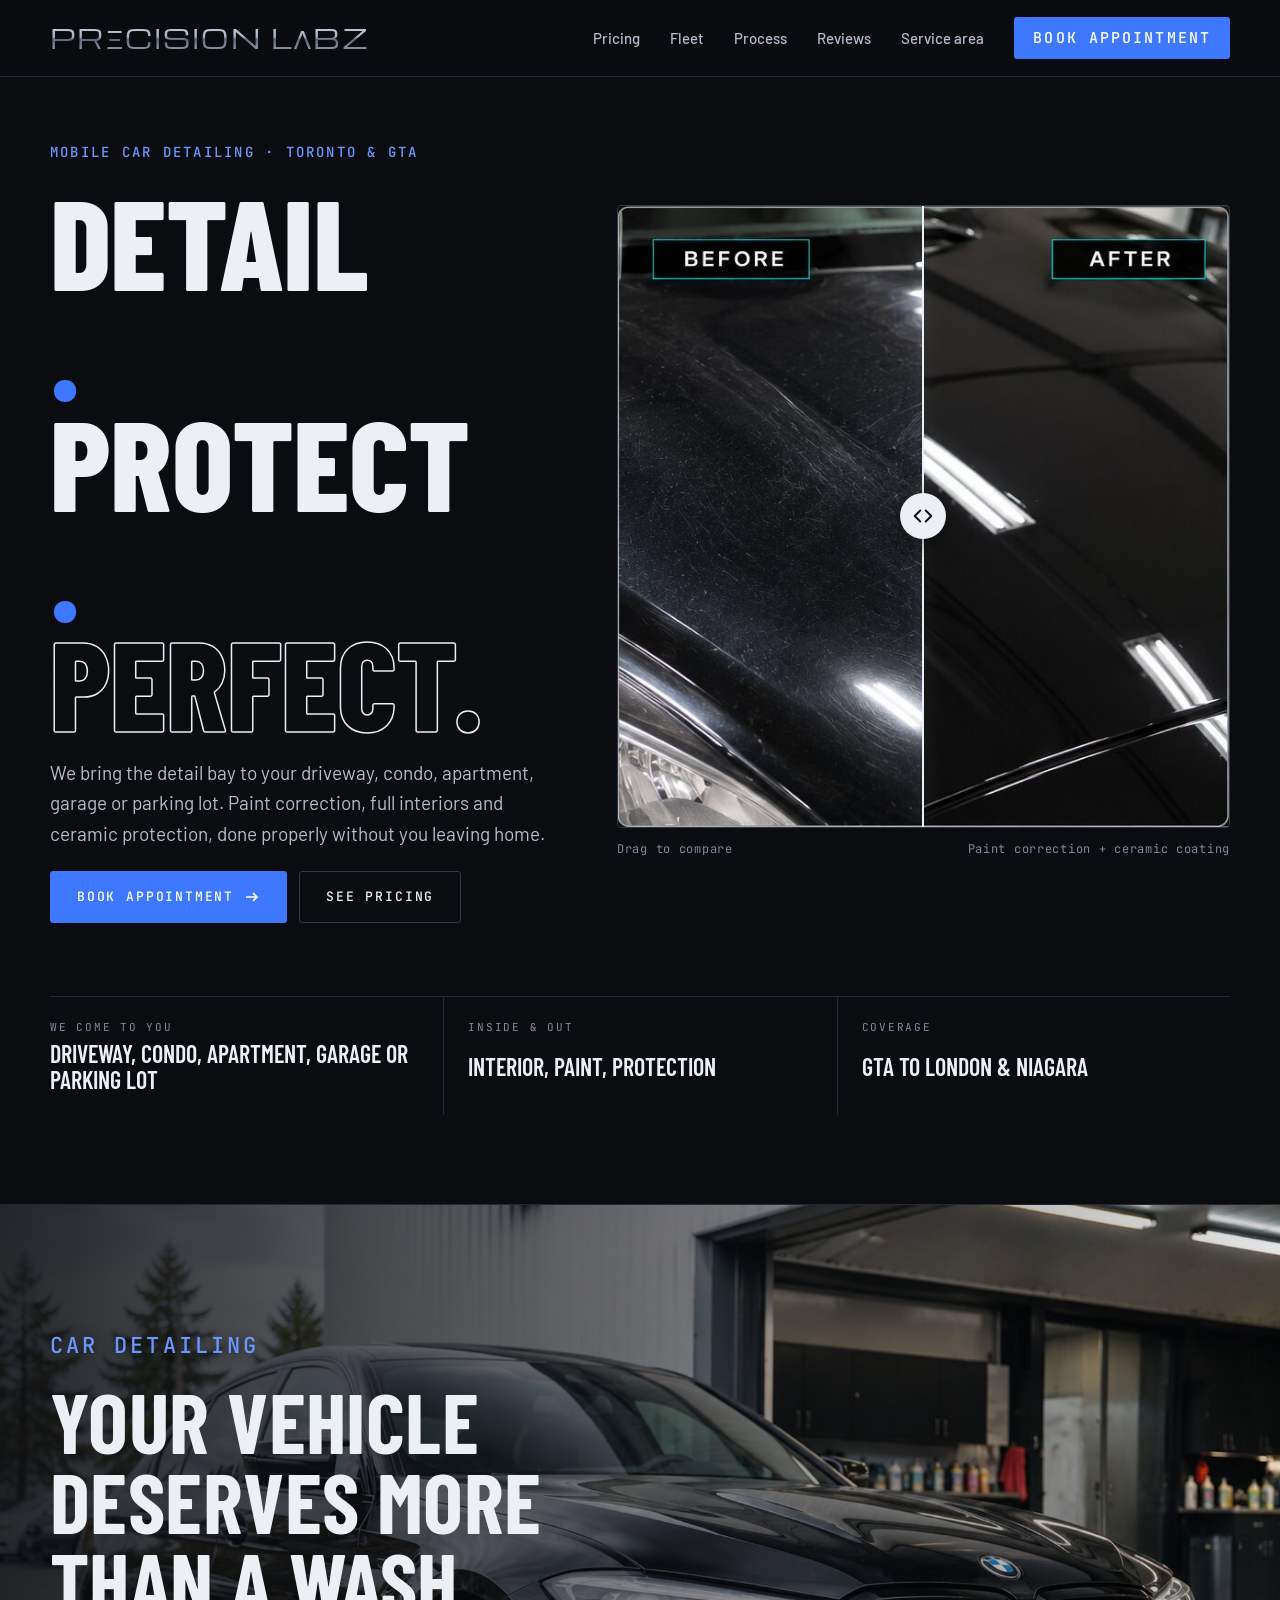
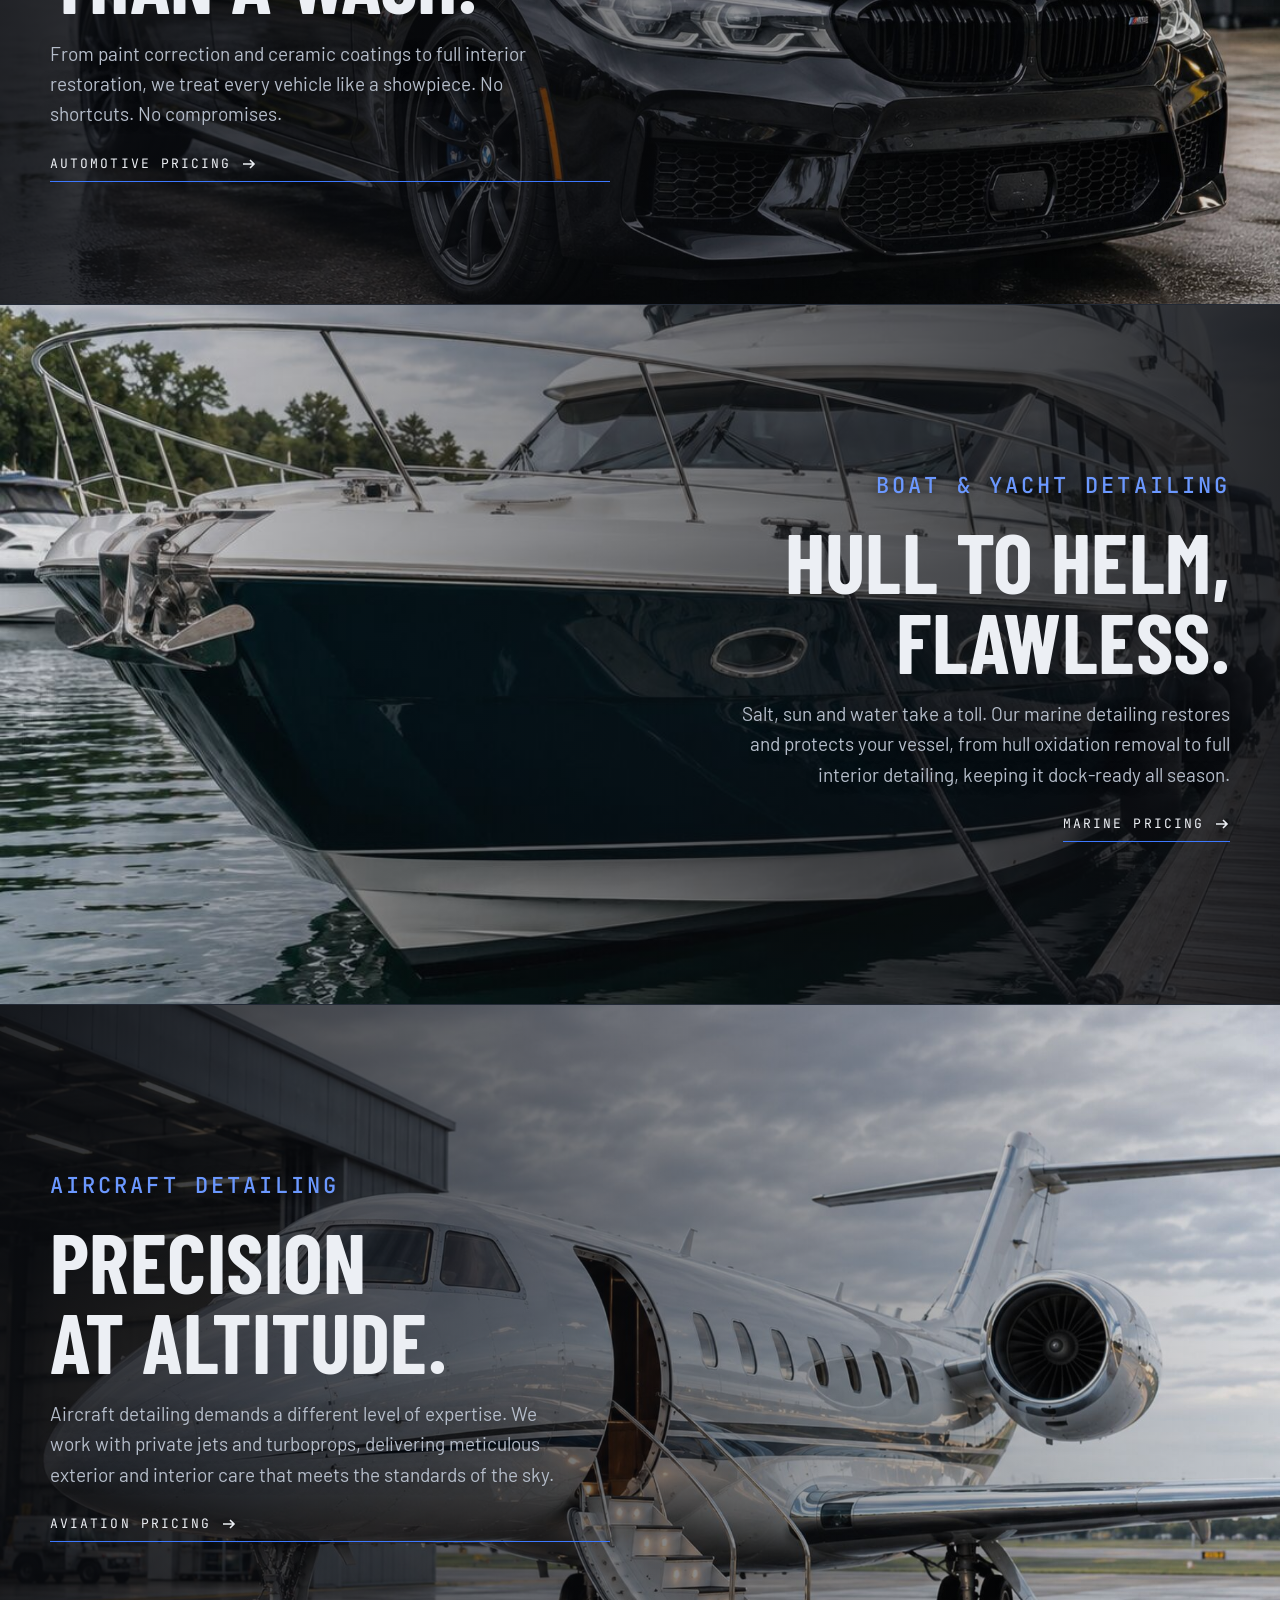
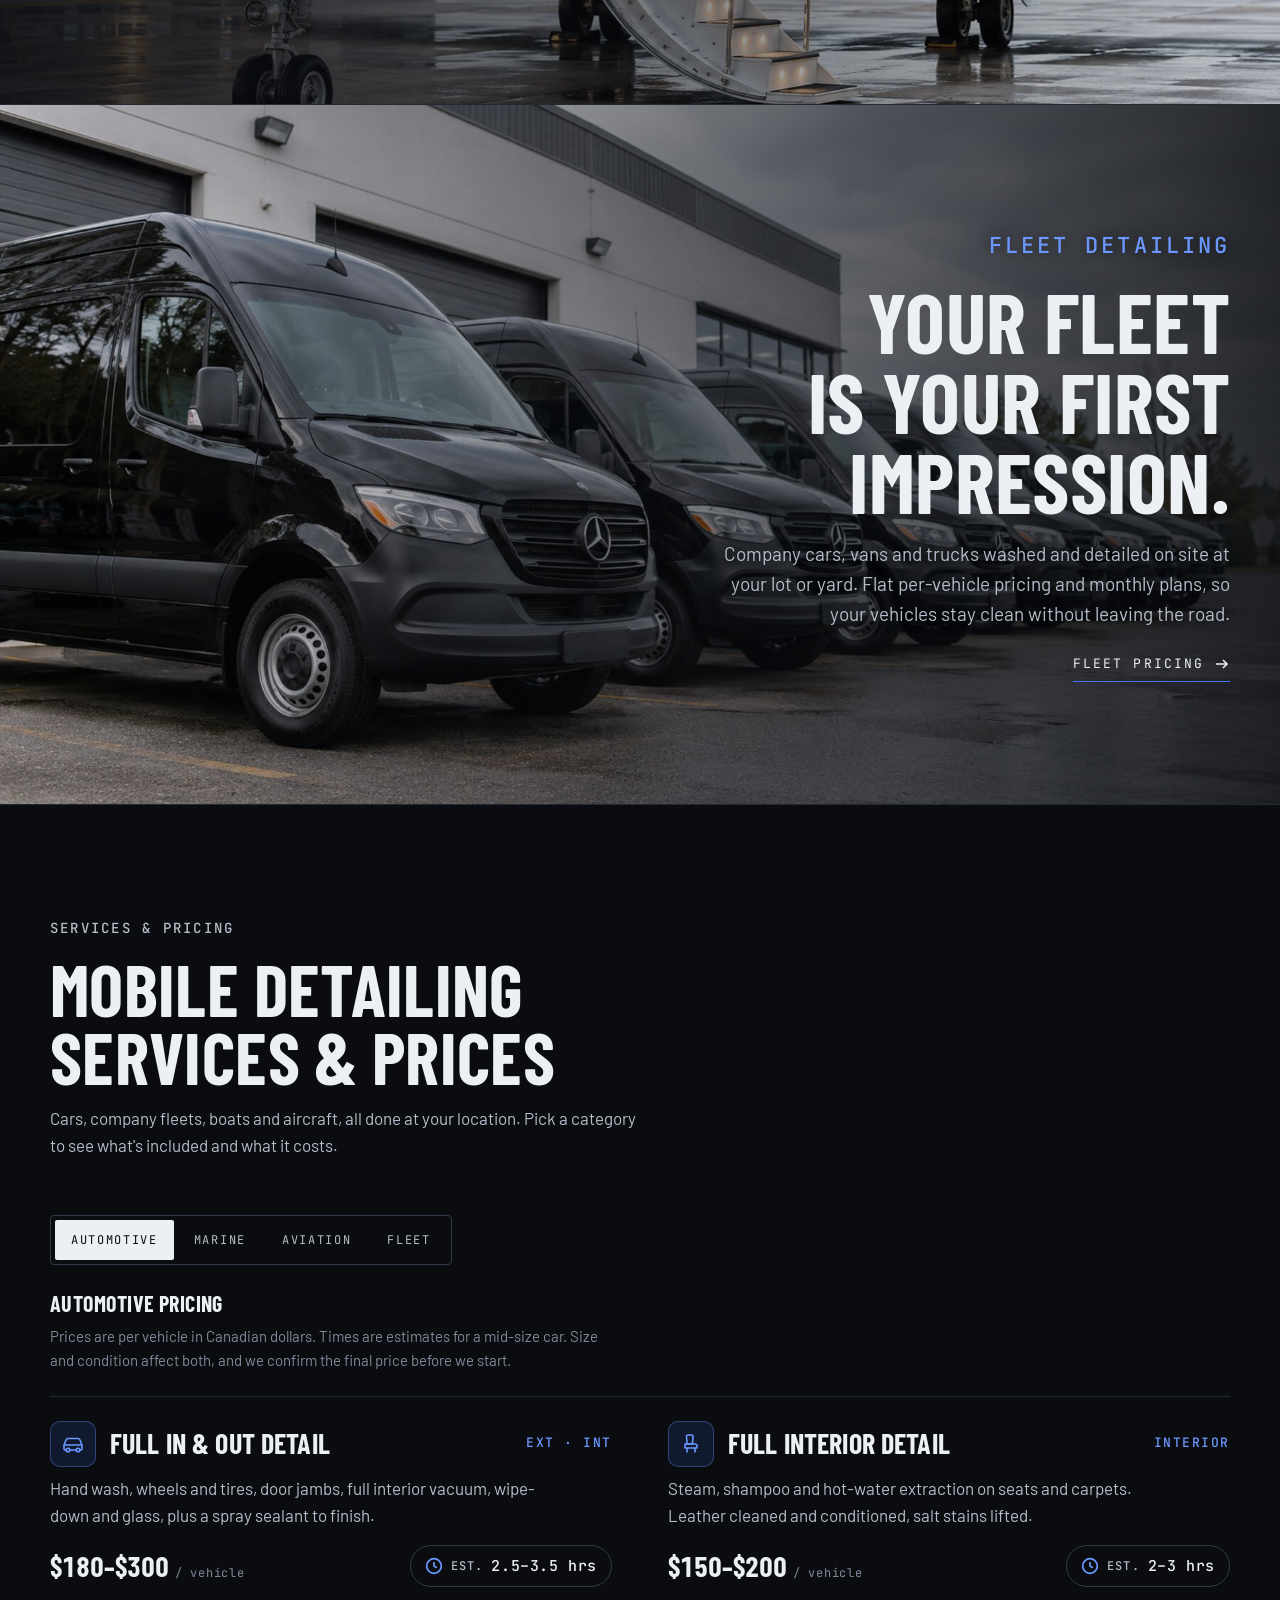
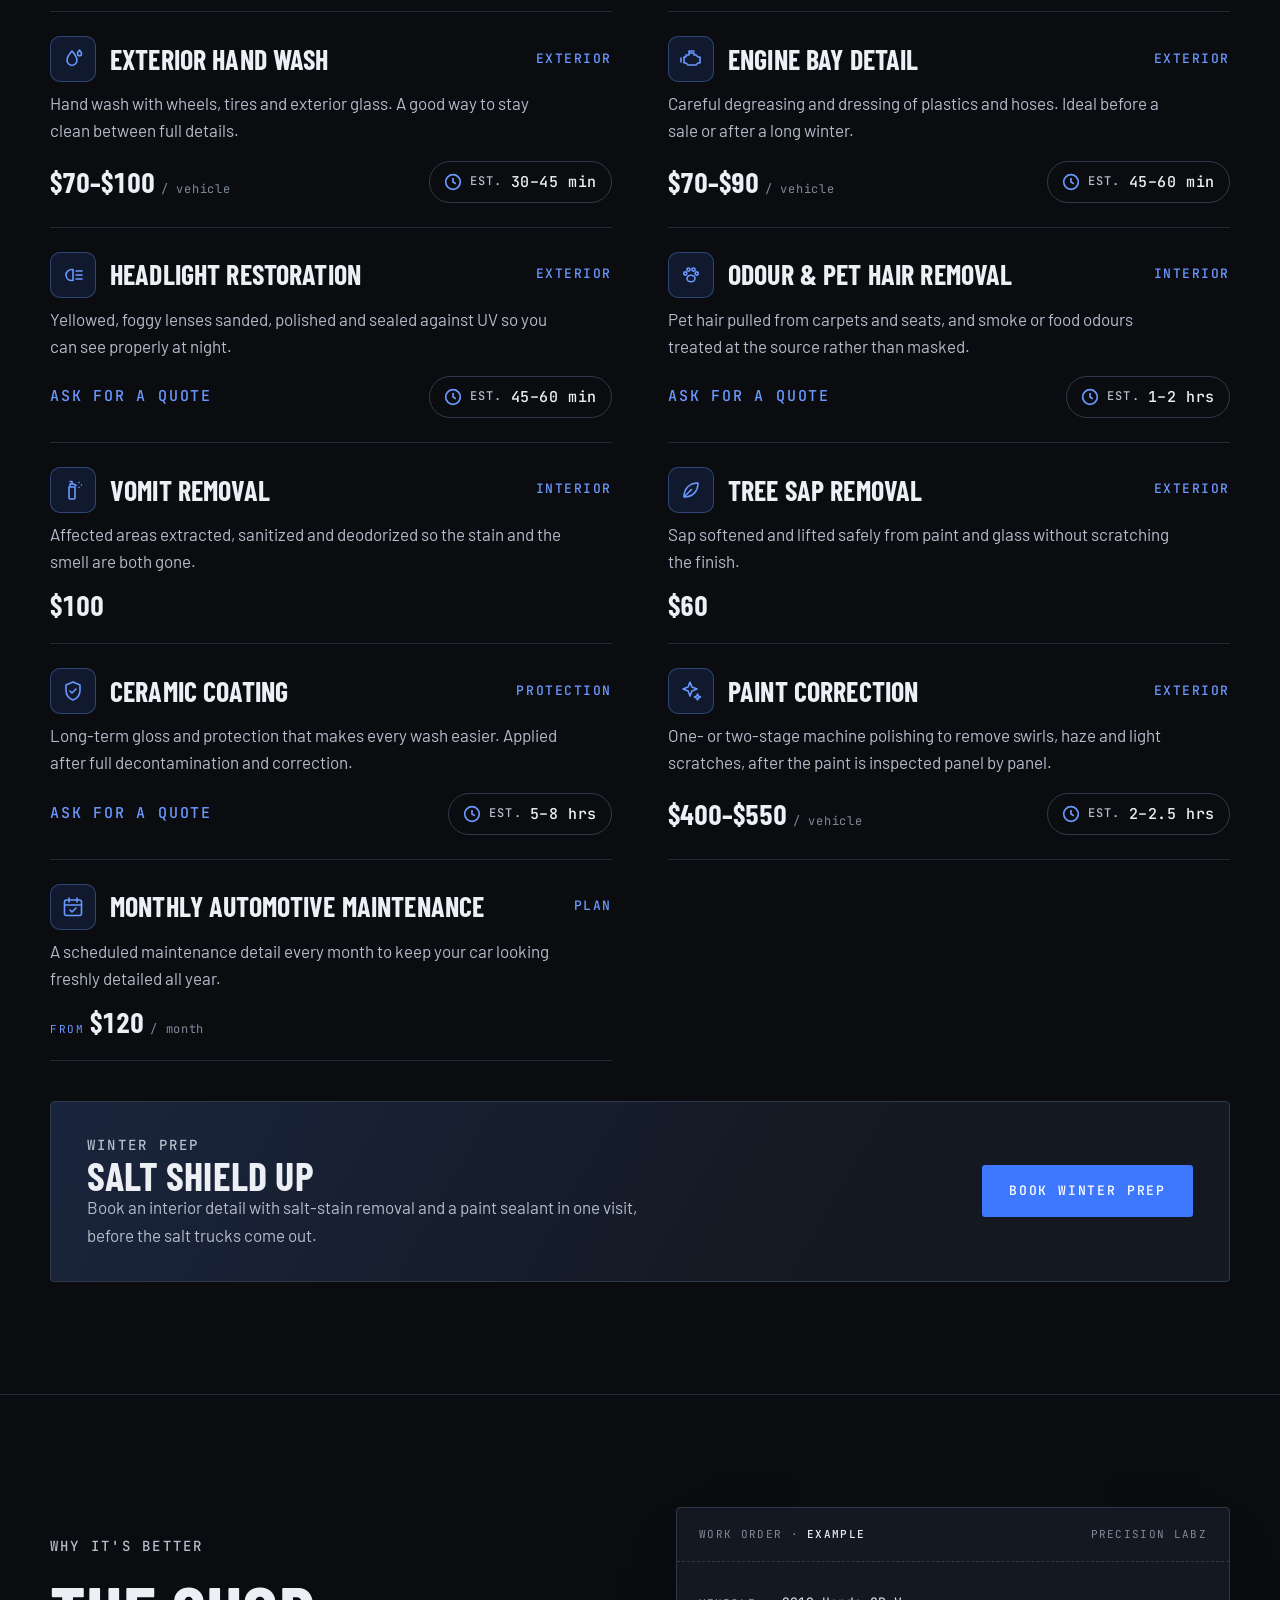
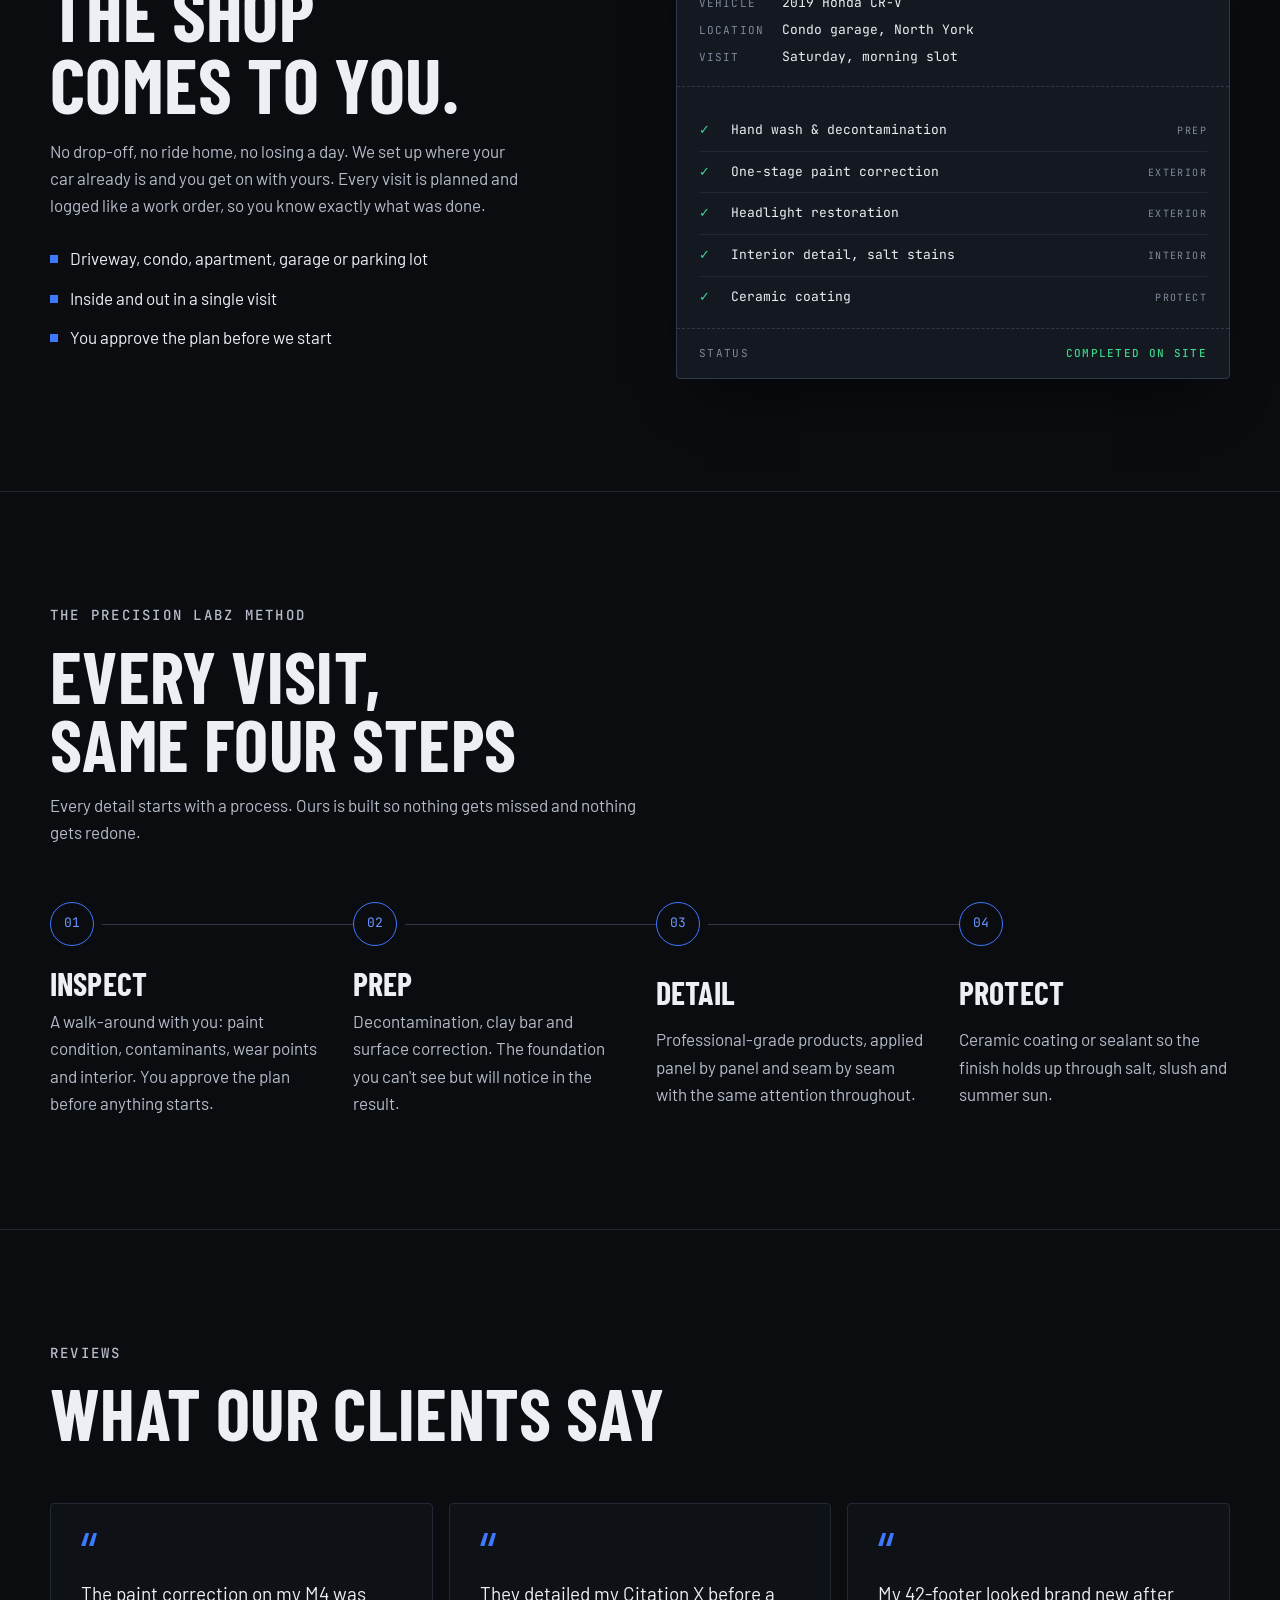
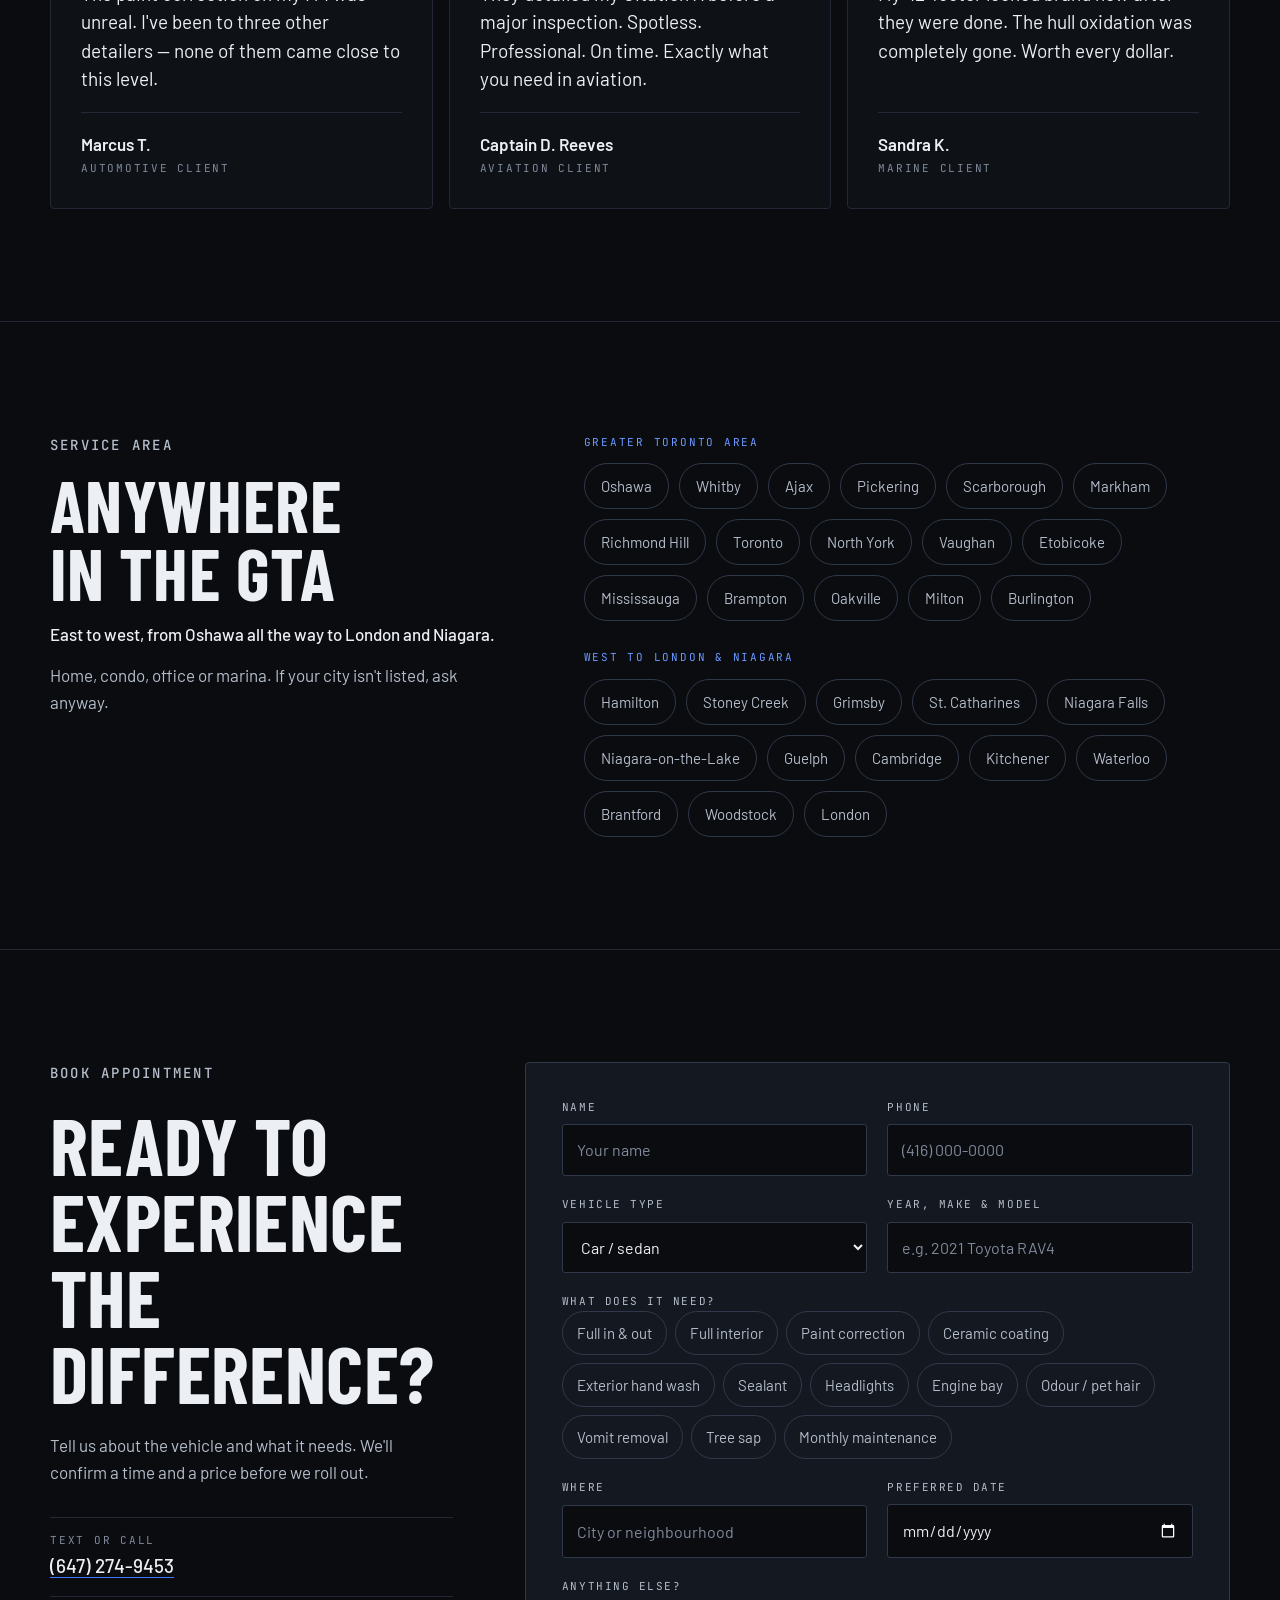
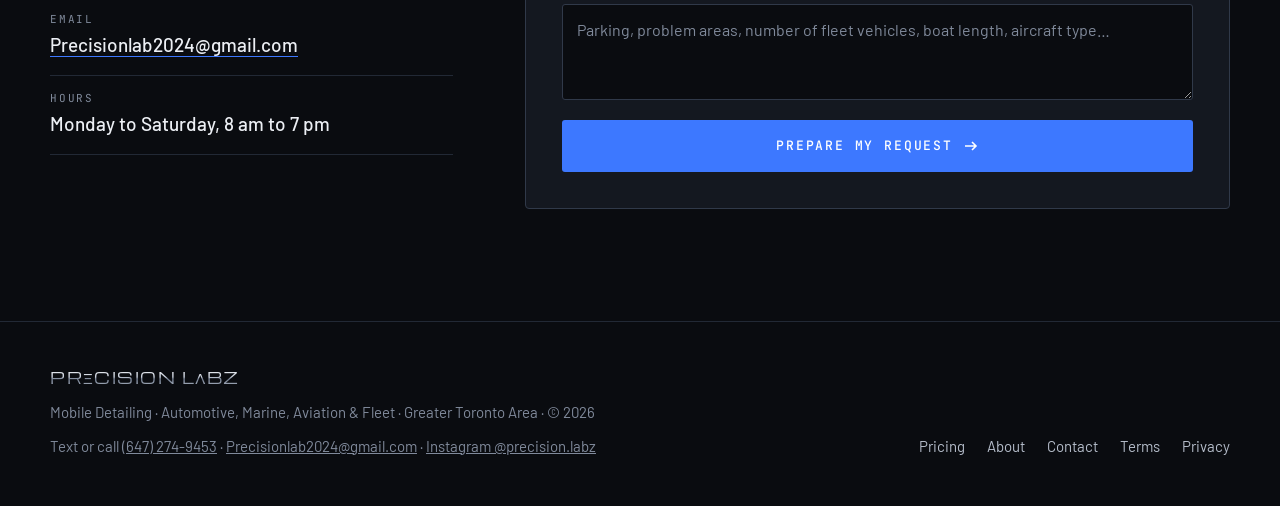
<file: index.html>
<!doctype html>
<html lang="en-CA">
<head>
<meta charset="utf-8">
<meta name="viewport" content="width=device-width, initial-scale=1, viewport-fit=cover">
<style>html{padding-top:env(safe-area-inset-top,0px);padding-bottom:env(safe-area-inset-bottom,0px)}body{margin:0}[hidden]{display:none!important}</style>
<title>Mobile Car Detailing Toronto &amp; GTA | Precision Labz</title>
<meta name="claude:viewport-fit-sides" content="cover">
<meta name="description" content="Mobile car, fleet, boat and aircraft detailing in Toronto, the GTA, London and Niagara, with prices online. Text (647) 274-9453 to book.">
<link rel="canonical" href="https://precisionlabz.ca/">
<link rel="alternate" type="text/markdown" href="https://precisionlabz.ca/index.md" title="Markdown version">
<link rel="help" type="text/plain" href="https://precisionlabz.ca/llms.txt" title="llms.txt">
<link rel="sitemap" type="application/xml" href="https://precisionlabz.ca/sitemap.xml">
<meta name="robots" content="index, follow, max-image-preview:large">
<meta name="theme-color" content="#0A0C10">
<meta name="geo.region" content="CA-ON">
<link rel="icon" href="data:image/svg+xml,%3Csvg xmlns='http://www.w3.org/2000/svg' viewBox='0 0 64 64'%3E%3Crect width='64' height='64' rx='10' fill='%230A0C10'/%3E%3Ctext x='32' y='42' font-family='Arial,Helvetica,sans-serif' font-size='28' font-weight='700' text-anchor='middle' fill='%23ECEFF4'%3EPL%3C/text%3E%3Crect x='14' y='48' width='36' height='3' fill='%233D78FF'/%3E%3C/svg%3E">
<meta property="og:type" content="website">
<meta property="og:locale" content="en_CA">
<meta property="og:site_name" content="Precision Labz">
<meta property="og:title" content="Mobile Car Detailing in Toronto &amp; the GTA | Precision Labz">
<meta property="og:description" content="Paint correction, ceramic coating and interior detailing at your driveway, garage or lot. GTA to London and Niagara.">
<meta property="og:url" content="https://precisionlabz.ca/">
<meta property="og:image" content="https://precisionlabz.ca/photos/share.jpg">
<meta property="og:image:width" content="1200">
<meta property="og:image:height" content="630">
<meta property="og:image:alt" content="Black sports sedan outside a detailing garage">
<meta name="twitter:card" content="summary_large_image">
<meta name="twitter:title" content="Mobile Car Detailing in Toronto &amp; the GTA | Precision Labz">
<meta name="twitter:description" content="Paint correction, ceramic coating and interior detailing at your door. GTA to London and Niagara.">
<meta name="twitter:image" content="https://precisionlabz.ca/photos/share.jpg">
<script type="application/ld+json">
{
 "@context": "https://schema.org",
 "@graph": [
  {
   "@type": [
    "LocalBusiness",
    "AutoWash"
   ],
   "@id": "https://precisionlabz.ca/#business",
   "name": "Precision Labz",
   "description": "Mobile detailing for cars, company fleets, boats and aircraft that comes to you across the Greater Toronto Area, west to London and Niagara.",
   "url": "https://precisionlabz.ca/",
   "image": "https://precisionlabz.ca/photos/share.jpg",
   "telephone": "+1-647-274-9453",
   "email": "Precisionlab2024@gmail.com",
   "address": {
    "@type": "PostalAddress",
    "addressRegion": "ON",
    "addressCountry": "CA"
   },
   "areaServed": [
    {
     "@type": "City",
     "name": "Toronto, ON"
    },
    {
     "@type": "City",
     "name": "North York, ON"
    },
    {
     "@type": "City",
     "name": "Scarborough, ON"
    },
    {
     "@type": "City",
     "name": "Etobicoke, ON"
    },
    {
     "@type": "City",
     "name": "Mississauga, ON"
    },
    {
     "@type": "City",
     "name": "Brampton, ON"
    },
    {
     "@type": "City",
     "name": "Oakville, ON"
    },
    {
     "@type": "City",
     "name": "Burlington, ON"
    },
    {
     "@type": "City",
     "name": "Milton, ON"
    },
    {
     "@type": "City",
     "name": "Vaughan, ON"
    },
    {
     "@type": "City",
     "name": "Richmond Hill, ON"
    },
    {
     "@type": "City",
     "name": "Markham, ON"
    },
    {
     "@type": "City",
     "name": "Pickering, ON"
    },
    {
     "@type": "City",
     "name": "Ajax, ON"
    },
    {
     "@type": "City",
     "name": "Whitby, ON"
    },
    {
     "@type": "City",
     "name": "Oshawa, ON"
    },
    {
     "@type": "City",
     "name": "Hamilton, ON"
    },
    {
     "@type": "City",
     "name": "Stoney Creek, ON"
    },
    {
     "@type": "City",
     "name": "Grimsby, ON"
    },
    {
     "@type": "City",
     "name": "St. Catharines, ON"
    },
    {
     "@type": "City",
     "name": "Niagara Falls, ON"
    },
    {
     "@type": "City",
     "name": "Niagara-on-the-Lake, ON"
    },
    {
     "@type": "City",
     "name": "Guelph, ON"
    },
    {
     "@type": "City",
     "name": "Cambridge, ON"
    },
    {
     "@type": "City",
     "name": "Kitchener, ON"
    },
    {
     "@type": "City",
     "name": "Waterloo, ON"
    },
    {
     "@type": "City",
     "name": "Brantford, ON"
    },
    {
     "@type": "City",
     "name": "Woodstock, ON"
    },
    {
     "@type": "City",
     "name": "London, ON"
    }
   ],
   "hasOfferCatalog": {
    "@type": "OfferCatalog",
    "name": "Mobile detailing services",
    "itemListElement": [
     {
      "@type": "OfferCatalog",
      "name": "Automotive detailing",
      "itemListElement": [
       {
        "@type": "Offer",
        "itemOffered": {
         "@id": "https://precisionlabz.ca/#service-1"
        },
        "priceCurrency": "CAD",
        "priceSpecification": {
         "@type": "UnitPriceSpecification",
         "priceCurrency": "CAD",
         "minPrice": 180,
         "maxPrice": 300,
         "unitText": "vehicle"
        }
       },
       {
        "@type": "Offer",
        "itemOffered": {
         "@id": "https://precisionlabz.ca/#service-2"
        },
        "priceCurrency": "CAD",
        "priceSpecification": {
         "@type": "UnitPriceSpecification",
         "priceCurrency": "CAD",
         "minPrice": 150,
         "maxPrice": 200,
         "unitText": "vehicle"
        }
       },
       {
        "@type": "Offer",
        "itemOffered": {
         "@id": "https://precisionlabz.ca/#service-3"
        },
        "priceCurrency": "CAD",
        "priceSpecification": {
         "@type": "UnitPriceSpecification",
         "priceCurrency": "CAD",
         "minPrice": 70,
         "maxPrice": 100,
         "unitText": "vehicle"
        }
       },
       {
        "@type": "Offer",
        "itemOffered": {
         "@id": "https://precisionlabz.ca/#service-4"
        },
        "priceCurrency": "CAD",
        "priceSpecification": {
         "@type": "UnitPriceSpecification",
         "priceCurrency": "CAD",
         "minPrice": 70,
         "maxPrice": 90,
         "unitText": "vehicle"
        }
       },
       {
        "@type": "Offer",
        "itemOffered": {
         "@id": "https://precisionlabz.ca/#service-5"
        },
        "priceCurrency": "CAD"
       },
       {
        "@type": "Offer",
        "itemOffered": {
         "@id": "https://precisionlabz.ca/#service-6"
        },
        "priceCurrency": "CAD"
       },
       {
        "@type": "Offer",
        "itemOffered": {
         "@id": "https://precisionlabz.ca/#service-7"
        },
        "priceCurrency": "CAD",
        "price": 100,
        "priceSpecification": {
         "@type": "UnitPriceSpecification",
         "priceCurrency": "CAD",
         "price": 100
        }
       },
       {
        "@type": "Offer",
        "itemOffered": {
         "@id": "https://precisionlabz.ca/#service-8"
        },
        "priceCurrency": "CAD",
        "price": 60,
        "priceSpecification": {
         "@type": "UnitPriceSpecification",
         "priceCurrency": "CAD",
         "price": 60
        }
       },
       {
        "@type": "Offer",
        "itemOffered": {
         "@id": "https://precisionlabz.ca/#service-9"
        },
        "priceCurrency": "CAD",
        "priceSpecification": {
         "@type": "UnitPriceSpecification",
         "priceCurrency": "CAD",
         "minPrice": 120,
         "unitText": "month"
        }
       },
       {
        "@type": "Offer",
        "itemOffered": {
         "@id": "https://precisionlabz.ca/#service-10"
        },
        "priceCurrency": "CAD",
        "priceSpecification": {
         "@type": "UnitPriceSpecification",
         "priceCurrency": "CAD",
         "minPrice": 400,
         "maxPrice": 550,
         "unitText": "vehicle"
        }
       },
       {
        "@type": "Offer",
        "itemOffered": {
         "@id": "https://precisionlabz.ca/#service-11"
        },
        "priceCurrency": "CAD"
       }
      ]
     },
     {
      "@type": "OfferCatalog",
      "name": "Fleet detailing",
      "itemListElement": [
       {
        "@type": "Offer",
        "itemOffered": {
         "@id": "https://precisionlabz.ca/#service-12"
        },
        "priceCurrency": "CAD",
        "price": 60,
        "priceSpecification": {
         "@type": "UnitPriceSpecification",
         "priceCurrency": "CAD",
         "price": 60,
         "unitText": "vehicle"
        }
       },
       {
        "@type": "Offer",
        "itemOffered": {
         "@id": "https://precisionlabz.ca/#service-13"
        },
        "priceCurrency": "CAD",
        "price": 100,
        "priceSpecification": {
         "@type": "UnitPriceSpecification",
         "priceCurrency": "CAD",
         "price": 100,
         "unitText": "vehicle"
        }
       },
       {
        "@type": "Offer",
        "itemOffered": {
         "@id": "https://precisionlabz.ca/#service-14"
        },
        "priceCurrency": "CAD",
        "price": 150,
        "priceSpecification": {
         "@type": "UnitPriceSpecification",
         "priceCurrency": "CAD",
         "price": 150,
         "unitText": "vehicle"
        }
       },
       {
        "@type": "Offer",
        "itemOffered": {
         "@id": "https://precisionlabz.ca/#service-15"
        },
        "priceCurrency": "CAD",
        "price": 120,
        "priceSpecification": {
         "@type": "UnitPriceSpecification",
         "priceCurrency": "CAD",
         "price": 120,
         "unitText": "vehicle per visit"
        }
       }
      ]
     },
     {
      "@type": "OfferCatalog",
      "name": "Marine detailing",
      "itemListElement": [
       {
        "@type": "Offer",
        "itemOffered": {
         "@id": "https://precisionlabz.ca/#service-16"
        },
        "priceCurrency": "CAD",
        "priceSpecification": {
         "@type": "UnitPriceSpecification",
         "priceCurrency": "CAD",
         "minPrice": 400
        }
       },
       {
        "@type": "Offer",
        "itemOffered": {
         "@id": "https://precisionlabz.ca/#service-17"
        },
        "priceCurrency": "CAD",
        "priceSpecification": {
         "@type": "UnitPriceSpecification",
         "priceCurrency": "CAD",
         "minPrice": 25,
         "unitText": "ft"
        }
       },
       {
        "@type": "Offer",
        "itemOffered": {
         "@id": "https://precisionlabz.ca/#service-18"
        },
        "priceCurrency": "CAD",
        "priceSpecification": {
         "@type": "UnitPriceSpecification",
         "priceCurrency": "CAD",
         "minPrice": 50,
         "unitText": "ft"
        }
       },
       {
        "@type": "Offer",
        "itemOffered": {
         "@id": "https://precisionlabz.ca/#service-19"
        },
        "priceCurrency": "CAD",
        "priceSpecification": {
         "@type": "UnitPriceSpecification",
         "priceCurrency": "CAD",
         "minPrice": 75,
         "unitText": "ft"
        }
       },
       {
        "@type": "Offer",
        "itemOffered": {
         "@id": "https://precisionlabz.ca/#service-20"
        },
        "priceCurrency": "CAD",
        "priceSpecification": {
         "@type": "UnitPriceSpecification",
         "priceCurrency": "CAD",
         "minPrice": 15,
         "unitText": "ft per month"
        }
       }
      ]
     },
     {
      "@type": "OfferCatalog",
      "name": "Aviation detailing",
      "itemListElement": [
       {
        "@type": "Offer",
        "itemOffered": {
         "@id": "https://precisionlabz.ca/#service-21"
        },
        "priceCurrency": "CAD",
        "priceSpecification": {
         "@type": "UnitPriceSpecification",
         "priceCurrency": "CAD",
         "minPrice": 500
        }
       },
       {
        "@type": "Offer",
        "itemOffered": {
         "@id": "https://precisionlabz.ca/#service-22"
        },
        "priceCurrency": "CAD",
        "priceSpecification": {
         "@type": "UnitPriceSpecification",
         "priceCurrency": "CAD",
         "minPrice": 100,
         "unitText": "seat"
        }
       },
       {
        "@type": "Offer",
        "itemOffered": {
         "@id": "https://precisionlabz.ca/#service-23"
        },
        "priceCurrency": "CAD",
        "priceSpecification": {
         "@type": "UnitPriceSpecification",
         "priceCurrency": "CAD",
         "minPrice": 1500
        }
       },
       {
        "@type": "Offer",
        "itemOffered": {
         "@id": "https://precisionlabz.ca/#service-24"
        },
        "priceCurrency": "CAD",
        "priceSpecification": {
         "@type": "UnitPriceSpecification",
         "priceCurrency": "CAD",
         "minPrice": 450,
         "unitText": "month"
        }
       }
      ]
     }
    ]
   },
   "logo": "https://precisionlabz.ca/logo.svg",
   "contactPoint": {
    "@type": "ContactPoint",
    "contactType": "customer service",
    "telephone": "+1-647-274-9453",
    "email": "Precisionlab2024@gmail.com",
    "areaServed": "CA-ON",
    "availableLanguage": "en"
   },
   "knowsAbout": [
    "Mobile car detailing",
    "Fleet detailing",
    "Paint correction",
    "Ceramic coating",
    "Interior detailing",
    "Boat detailing",
    "Gelcoat correction",
    "Aircraft detailing"
   ],
   "sameAs": [
    "https://www.instagram.com/precision.labz/"
   ]
  },
  {
   "@type": "WebSite",
   "@id": "https://precisionlabz.ca/#website",
   "url": "https://precisionlabz.ca/",
   "name": "Precision Labz",
   "inLanguage": "en-CA",
   "publisher": {
    "@id": "https://precisionlabz.ca/#business"
   }
  },
  {
   "@type": "WebPage",
   "@id": "https://precisionlabz.ca/#webpage",
   "url": "https://precisionlabz.ca/",
   "name": "Mobile Car Detailing Toronto & GTA | Precision Labz",
   "isPartOf": {
    "@id": "https://precisionlabz.ca/#website"
   },
   "about": {
    "@id": "https://precisionlabz.ca/#business"
   },
   "inLanguage": "en-CA",
   "primaryImageOfPage": {
    "@type": "ImageObject",
    "url": "https://precisionlabz.ca/photos/share.jpg"
   },
   "significantLink": [
    "https://precisionlabz.ca/about.html",
    "https://precisionlabz.ca/contact.html",
    "https://precisionlabz.ca/terms.html",
    "https://precisionlabz.ca/privacy.html"
   ]
  },
  {
   "@type": "Service",
   "@id": "https://precisionlabz.ca/#service-1",
   "name": "Full in & out detail",
   "description": "Hand wash, wheels and tires, door jambs, full interior vacuum, wipe-down and glass, plus a spray sealant to finish.",
   "serviceType": "Automotive detailing",
   "category": "Automotive",
   "provider": {
    "@id": "https://precisionlabz.ca/#business"
   },
   "areaServed": {
    "@type": "AdministrativeArea",
    "name": "Ontario, Canada"
   }
  },
  {
   "@type": "Service",
   "@id": "https://precisionlabz.ca/#service-2",
   "name": "Full interior detail",
   "description": "Steam, shampoo and hot-water extraction on seats and carpets. Leather cleaned and conditioned, salt stains lifted.",
   "serviceType": "Automotive detailing",
   "category": "Automotive",
   "provider": {
    "@id": "https://precisionlabz.ca/#business"
   },
   "areaServed": {
    "@type": "AdministrativeArea",
    "name": "Ontario, Canada"
   }
  },
  {
   "@type": "Service",
   "@id": "https://precisionlabz.ca/#service-3",
   "name": "Exterior hand wash",
   "description": "Hand wash with wheels, tires and exterior glass. A good way to stay clean between full details.",
   "serviceType": "Automotive detailing",
   "category": "Automotive",
   "provider": {
    "@id": "https://precisionlabz.ca/#business"
   },
   "areaServed": {
    "@type": "AdministrativeArea",
    "name": "Ontario, Canada"
   }
  },
  {
   "@type": "Service",
   "@id": "https://precisionlabz.ca/#service-4",
   "name": "Engine bay detail",
   "description": "Careful degreasing and dressing of plastics and hoses. Ideal before a sale or after a long winter.",
   "serviceType": "Automotive detailing",
   "category": "Automotive",
   "provider": {
    "@id": "https://precisionlabz.ca/#business"
   },
   "areaServed": {
    "@type": "AdministrativeArea",
    "name": "Ontario, Canada"
   }
  },
  {
   "@type": "Service",
   "@id": "https://precisionlabz.ca/#service-5",
   "name": "Headlight restoration",
   "description": "Yellowed, foggy lenses sanded, polished and sealed against UV so you can see properly at night.",
   "serviceType": "Automotive detailing",
   "category": "Automotive",
   "provider": {
    "@id": "https://precisionlabz.ca/#business"
   },
   "areaServed": {
    "@type": "AdministrativeArea",
    "name": "Ontario, Canada"
   }
  },
  {
   "@type": "Service",
   "@id": "https://precisionlabz.ca/#service-6",
   "name": "Odour & pet hair removal",
   "description": "Pet hair pulled from carpets and seats, and smoke or food odours treated at the source rather than masked.",
   "serviceType": "Automotive detailing",
   "category": "Automotive",
   "provider": {
    "@id": "https://precisionlabz.ca/#business"
   },
   "areaServed": {
    "@type": "AdministrativeArea",
    "name": "Ontario, Canada"
   }
  },
  {
   "@type": "Service",
   "@id": "https://precisionlabz.ca/#service-7",
   "name": "Vomit removal",
   "description": "Affected areas extracted, sanitized and deodorized so the stain and the smell are both gone.",
   "serviceType": "Automotive detailing",
   "category": "Automotive",
   "provider": {
    "@id": "https://precisionlabz.ca/#business"
   },
   "areaServed": {
    "@type": "AdministrativeArea",
    "name": "Ontario, Canada"
   }
  },
  {
   "@type": "Service",
   "@id": "https://precisionlabz.ca/#service-8",
   "name": "Tree sap removal",
   "description": "Sap softened and lifted safely from paint and glass without scratching the finish.",
   "serviceType": "Automotive detailing",
   "category": "Automotive",
   "provider": {
    "@id": "https://precisionlabz.ca/#business"
   },
   "areaServed": {
    "@type": "AdministrativeArea",
    "name": "Ontario, Canada"
   }
  },
  {
   "@type": "Service",
   "@id": "https://precisionlabz.ca/#service-9",
   "name": "Monthly automotive maintenance",
   "description": "A scheduled maintenance detail every month to keep your car looking freshly detailed all year.",
   "serviceType": "Automotive detailing",
   "category": "Automotive",
   "provider": {
    "@id": "https://precisionlabz.ca/#business"
   },
   "areaServed": {
    "@type": "AdministrativeArea",
    "name": "Ontario, Canada"
   }
  },
  {
   "@type": "Service",
   "@id": "https://precisionlabz.ca/#service-10",
   "name": "Paint correction",
   "description": "One- or two-stage machine polishing to remove swirls, haze and light scratches, after the paint is inspected panel by panel.",
   "serviceType": "Automotive detailing",
   "category": "Automotive",
   "provider": {
    "@id": "https://precisionlabz.ca/#business"
   },
   "areaServed": {
    "@type": "AdministrativeArea",
    "name": "Ontario, Canada"
   }
  },
  {
   "@type": "Service",
   "@id": "https://precisionlabz.ca/#service-11",
   "name": "Ceramic coating",
   "description": "Long-term gloss and protection that makes every wash easier. Applied after full decontamination and correction.",
   "serviceType": "Automotive detailing",
   "category": "Automotive",
   "provider": {
    "@id": "https://precisionlabz.ca/#business"
   },
   "areaServed": {
    "@type": "AdministrativeArea",
    "name": "Ontario, Canada"
   }
  },
  {
   "@type": "Service",
   "@id": "https://precisionlabz.ca/#service-12",
   "name": "Fleet exterior wash",
   "description": "Hand wash, wheels, tires and exterior glass for work vehicles, done at your location.",
   "serviceType": "Fleet detailing",
   "category": "Fleet",
   "provider": {
    "@id": "https://precisionlabz.ca/#business"
   },
   "areaServed": {
    "@type": "AdministrativeArea",
    "name": "Ontario, Canada"
   }
  },
  {
   "@type": "Service",
   "@id": "https://precisionlabz.ca/#service-13",
   "name": "Fleet interior",
   "description": "Vacuum, wipe-down of all surfaces and interior glass so every vehicle is ready for the next shift.",
   "serviceType": "Fleet detailing",
   "category": "Fleet",
   "provider": {
    "@id": "https://precisionlabz.ca/#business"
   },
   "areaServed": {
    "@type": "AdministrativeArea",
    "name": "Ontario, Canada"
   }
  },
  {
   "@type": "Service",
   "@id": "https://precisionlabz.ca/#service-14",
   "name": "Fleet full in & out",
   "description": "Exterior wash and full interior clean together, per vehicle.",
   "serviceType": "Fleet detailing",
   "category": "Fleet",
   "provider": {
    "@id": "https://precisionlabz.ca/#business"
   },
   "areaServed": {
    "@type": "AdministrativeArea",
    "name": "Ontario, Canada"
   }
  },
  {
   "@type": "Service",
   "@id": "https://precisionlabz.ca/#service-15",
   "name": "Monthly fleet maintenance",
   "description": "Scheduled monthly visits to keep your whole fleet clean, billed per vehicle per visit.",
   "serviceType": "Fleet detailing",
   "category": "Fleet",
   "provider": {
    "@id": "https://precisionlabz.ca/#business"
   },
   "areaServed": {
    "@type": "AdministrativeArea",
    "name": "Ontario, Canada"
   }
  },
  {
   "@type": "Service",
   "@id": "https://precisionlabz.ca/#service-16",
   "name": "Marine exterior wash",
   "description": "Hull, deck and topsides washed and rinsed to remove salt, grime and water spots.",
   "serviceType": "Marine detailing",
   "category": "Marine",
   "provider": {
    "@id": "https://precisionlabz.ca/#business"
   },
   "areaServed": {
    "@type": "AdministrativeArea",
    "name": "Ontario, Canada"
   }
  },
  {
   "@type": "Service",
   "@id": "https://precisionlabz.ca/#service-17",
   "name": "Marine interior detail",
   "description": "Cabin, upholstery, carpets, surfaces and windows cleaned and protected.",
   "serviceType": "Marine detailing",
   "category": "Marine",
   "provider": {
    "@id": "https://precisionlabz.ca/#business"
   },
   "areaServed": {
    "@type": "AdministrativeArea",
    "name": "Ontario, Canada"
   }
  },
  {
   "@type": "Service",
   "@id": "https://precisionlabz.ca/#service-18",
   "name": "Marine gelcoat correction",
   "description": "Machine compounding and polishing to remove oxidation and bring the gelcoat's gloss back.",
   "serviceType": "Marine detailing",
   "category": "Marine",
   "provider": {
    "@id": "https://precisionlabz.ca/#business"
   },
   "areaServed": {
    "@type": "AdministrativeArea",
    "name": "Ontario, Canada"
   }
  },
  {
   "@type": "Service",
   "@id": "https://precisionlabz.ca/#service-19",
   "name": "Marine ceramic protection",
   "description": "Ceramic coating that protects gelcoat from UV, salt and water spots and makes washing easier.",
   "serviceType": "Marine detailing",
   "category": "Marine",
   "provider": {
    "@id": "https://precisionlabz.ca/#business"
   },
   "areaServed": {
    "@type": "AdministrativeArea",
    "name": "Ontario, Canada"
   }
  },
  {
   "@type": "Service",
   "@id": "https://precisionlabz.ca/#service-20",
   "name": "Monthly marine maintenance",
   "description": "Recurring washes and upkeep through the season to keep your boat dock-ready.",
   "serviceType": "Marine detailing",
   "category": "Marine",
   "provider": {
    "@id": "https://precisionlabz.ca/#business"
   },
   "areaServed": {
    "@type": "AdministrativeArea",
    "name": "Ontario, Canada"
   }
  },
  {
   "@type": "Service",
   "@id": "https://precisionlabz.ca/#service-21",
   "name": "Aircraft exterior wash",
   "description": "Fuselage, wings, gear areas and windows washed to aviation standards.",
   "serviceType": "Aviation detailing",
   "category": "Aviation",
   "provider": {
    "@id": "https://precisionlabz.ca/#business"
   },
   "areaServed": {
    "@type": "AdministrativeArea",
    "name": "Ontario, Canada"
   }
  },
  {
   "@type": "Service",
   "@id": "https://precisionlabz.ca/#service-22",
   "name": "Aircraft interior detail",
   "description": "Seats, carpets, panels, galley and lavatory cleaned, priced per seat.",
   "serviceType": "Aviation detailing",
   "category": "Aviation",
   "provider": {
    "@id": "https://precisionlabz.ca/#business"
   },
   "areaServed": {
    "@type": "AdministrativeArea",
    "name": "Ontario, Canada"
   }
  },
  {
   "@type": "Service",
   "@id": "https://precisionlabz.ca/#service-23",
   "name": "Aircraft surface protection",
   "description": "Long-lasting protective coating for exterior surfaces against UV, grime and weather.",
   "serviceType": "Aviation detailing",
   "category": "Aviation",
   "provider": {
    "@id": "https://precisionlabz.ca/#business"
   },
   "areaServed": {
    "@type": "AdministrativeArea",
    "name": "Ontario, Canada"
   }
  },
  {
   "@type": "Service",
   "@id": "https://precisionlabz.ca/#service-24",
   "name": "Monthly aircraft maintenance",
   "description": "Scheduled monthly upkeep so the aircraft is always ready to fly.",
   "serviceType": "Aviation detailing",
   "category": "Aviation",
   "provider": {
    "@id": "https://precisionlabz.ca/#business"
   },
   "areaServed": {
    "@type": "AdministrativeArea",
    "name": "Ontario, Canada"
   }
  }
 ]
}
</script>
<link rel="preconnect" href="https://fonts.googleapis.com">
<link rel="preconnect" href="https://fonts.gstatic.com" crossorigin>
<link rel="stylesheet" href="https://fonts.googleapis.com/css2?family=Barlow+Condensed:wght@600;700;800&family=Barlow:wght@400;500;600&family=JetBrains+Mono:wght@400;500&family=Michroma&display=swap">
<style>
/* Layout: work-order vernacular. Dark garage ground, one blue signal colour, condensed display type,
   mono spec labels; interactive paint-correction panel as the hero visual. Single dark theme by choice (brand). */
:root{
  --ink:#0A0C10;
  --ink-2:#0E1116;
  --panel:#141820;
  --line:#222935;
  --line-2:#303949;
  --fg:#ECEFF4;
  --fg-2:#B5BDCA;
  --muted:#808A9B;
  --accent:#3D78FF;
  --accent-hi:#6B98FF;
  --accent-soft:rgba(61,120,255,.13);
  --chrome-1:#FFFFFF;
  --chrome-2:#C7CEDA;
  --chrome-3:#717C8E;
  --ok:#3DD68C;

  --f-display:"Barlow Condensed","Arial Narrow","Helvetica Neue",sans-serif;
  --f-body:"Barlow",system-ui,-apple-system,"Segoe UI",sans-serif;
  --f-mono:"JetBrains Mono",ui-monospace,"SF Mono",Menlo,monospace;
  --f-mark:"Michroma","Barlow",sans-serif;

  --wrap:1180px;
  --gut-l:max(20px, env(safe-area-inset-left, 0px));
  --gut-r:max(20px, env(safe-area-inset-right, 0px));
  --header-h:64px;
  color-scheme:dark;
}
*{box-sizing:border-box}
html{scroll-behavior:smooth;scroll-padding-top:calc(var(--header-h) + env(safe-area-inset-top, 0px) + 8px);background:var(--ink)}
@media (prefers-reduced-motion:reduce){html{scroll-behavior:auto}}
body{background:var(--ink);color:var(--fg);font-family:var(--f-body);font-size:17px;line-height:1.6;-webkit-font-smoothing:antialiased}
body::before{content:"";position:fixed;inset:0 0 auto;height:env(safe-area-inset-top, 0px);z-index:60;background:var(--ink)}
a{color:inherit}
img{max-width:100%}
h1,h2,h3{font-family:var(--f-display);font-weight:700;text-transform:uppercase;line-height:.95;letter-spacing:.005em;margin:0;text-wrap:balance}
p{margin:0}
:focus-visible{outline:2px solid var(--accent-hi);outline-offset:3px;border-radius:2px}

.wrap{max-width:calc(var(--wrap) + 40px);margin:0 auto;padding-left:var(--gut-l);padding-right:var(--gut-r)}
.band{border-top:1px solid var(--line)}
.band > .wrap{padding-block:clamp(64px, 9vw, 112px)}
.eyebrow{font-family:var(--f-mono);font-size:14px;letter-spacing:.16em;font-weight:500;text-transform:uppercase;color:var(--accent-hi)}
.sec-head{display:grid;gap:14px;max-width:720px;margin-bottom:clamp(36px,5vw,56px)}
.sec-head h2{font-size:clamp(40px, 6.4vw, 72px)}
.sec-head p{color:var(--fg-2);max-width:60ch}

/* Buttons */
.btn{display:inline-flex;align-items:center;justify-content:center;gap:10px;min-height:52px;padding:0 26px;border-radius:3px;font-family:var(--f-mono);font-size:13px;font-weight:500;letter-spacing:.14em;text-transform:uppercase;text-decoration:none;border:1px solid transparent;cursor:pointer;transition:background .2s,border-color .2s,transform .2s}
.btn svg{width:16px;height:16px;transition:transform .2s}
.btn:hover svg{transform:translateX(3px)}
.btn-primary{background:var(--accent);color:#fff}
.btn-primary:hover{background:var(--accent-hi)}
.btn-ghost{background:transparent;color:var(--fg);border-color:var(--line-2)}
.btn-ghost:hover{border-color:var(--fg-2)}

/* Header */
.site-header{position:sticky;top:env(safe-area-inset-top, 0px);z-index:50;background:rgba(10,12,16,.86);backdrop-filter:saturate(140%) blur(14px);-webkit-backdrop-filter:saturate(140%) blur(14px);border-bottom:1px solid var(--line)}
.site-header .wrap{display:flex;align-items:center;justify-content:space-between;gap:20px;height:var(--header-h)}
.mark{font-family:var(--f-mark);font-size:15px;letter-spacing:.1em;text-decoration:none;white-space:nowrap;background:linear-gradient(180deg,var(--chrome-1) 0%,var(--chrome-2) 46%,var(--chrome-3) 54%,var(--chrome-2) 100%);-webkit-background-clip:text;background-clip:text;color:transparent}
/* Header logo: bigger, with a chrome shine that sweeps right to left and back, nonstop */
.site-header .mark{font-size:clamp(18px,5.2vw,26px);letter-spacing:.08em;line-height:1;padding-block:6px;
  background-image:
    linear-gradient(105deg,rgba(255,255,255,0) 0%,rgba(255,255,255,0) 34%,rgba(150,185,255,.55) 42%,#fff 47%,#fff 53%,rgba(150,185,255,.55) 58%,rgba(255,255,255,0) 66%,rgba(255,255,255,0) 100%),
    linear-gradient(180deg,#d9dee7 0%,#a9b2c1 46%,#5f6a7c 54%,#a9b2c1 100%);
  background-size:260% 100%,100% 100%;background-repeat:no-repeat;background-position:115% 0,0 0;
  -webkit-background-clip:text;background-clip:text;color:transparent;
  animation:markShine 3.2s ease-in-out infinite alternate}
@keyframes markShine{from{background-position:115% 0,0 0}to{background-position:-15% 0,0 0}}
@media (min-width:900px){:root{--header-h:76px}}
@media (prefers-reduced-motion:reduce){.site-header .mark{animation-duration:9s}}
.nav{display:none;gap:30px;align-items:center}
.nav a{font-size:15px;font-weight:500;color:var(--fg-2);text-decoration:none}
.nav a:hover{color:var(--fg)}
.nav .btn{min-height:42px;padding:0 18px;color:#fff}
.menu-btn{display:inline-grid;place-items:center;width:44px;height:44px;border:1px solid var(--line-2);border-radius:3px;background:transparent;color:var(--fg);cursor:pointer}
.menu-btn span{display:block;width:18px;height:2px;background:currentColor;box-shadow:0 -6px 0 currentColor,0 6px 0 currentColor;transition:.2s}
.menu-btn[aria-expanded="true"] span{box-shadow:none;transform:rotate(45deg)}
.menu-btn[aria-expanded="true"] span::after{content:"";display:block;width:18px;height:2px;background:currentColor;transform:rotate(-90deg)}
.mobile-nav{position:absolute;left:0;right:0;top:100%;background:var(--ink);border-top:1px solid var(--line);border-bottom:1px solid var(--line-2);box-shadow:0 24px 48px rgba(0,0,0,.6);max-height:calc(100vh - var(--header-h) - env(safe-area-inset-top, 0px));max-height:calc(100dvh - var(--header-h) - env(safe-area-inset-top, 0px));overflow-y:auto;overscroll-behavior:contain}
.site-header .mobile-nav .wrap{display:grid;grid-template-columns:minmax(0,1fr);justify-content:stretch;height:auto;align-items:stretch;gap:0;padding-block:8px 24px}
.mobile-nav a{display:block;padding:16px 0;border-bottom:1px solid var(--line);font-family:var(--f-display);font-size:28px;font-weight:700;line-height:1.1;text-transform:uppercase;text-decoration:none;color:var(--fg)}
.mobile-nav a:hover,.mobile-nav a:active{color:var(--accent-hi)}
.mobile-nav a.nav-cta{margin-top:16px;padding:16px 20px;border:0;border-radius:3px;background:var(--accent);color:#fff;font-family:var(--f-mono);font-size:14px;font-weight:500;letter-spacing:.14em;text-align:center}
.menu-scrim{position:fixed;inset:0;z-index:45;background:rgba(5,6,9,.6)}
body.menu-open{overflow:hidden}
body.menu-open .action-bar{transform:translateY(110%)}
.mobile-nav a:last-child{border-bottom:0}
@media (min-width:900px){.nav{display:flex}.menu-btn,.mobile-nav{display:none!important}}

/* Hero */
.hero .wrap{display:grid;gap:40px;padding-block:44px 56px}
.hero-copy{display:grid;gap:22px;align-content:start}
.hero h1{font-size:clamp(64px, 15vw, 128px);font-weight:800;line-height:.86;letter-spacing:-.005em}
.hero h1 span{display:block}
.hero h1 .stroke{color:transparent;-webkit-text-stroke:1.5px var(--fg)}
.hero h1 .dot{color:var(--accent)}
.hero .lede{font-size:clamp(17px,2vw,19px);color:var(--fg-2);max-width:46ch}
.cta-row{display:flex;flex-wrap:wrap;gap:12px}
@media (max-width:480px){.cta-row .btn{flex:1 1 100%}}

.panel-demo{position:relative;border:1px solid var(--line-2);border-radius:4px;overflow:hidden;background:var(--ink-2);touch-action:pan-y;user-select:none;-webkit-user-select:none;cursor:ew-resize;max-width:100%}
.panel-demo{aspect-ratio:665/675}
.ba{position:absolute;inset:0;display:block;width:100%;height:100%;object-fit:cover;pointer-events:none;-webkit-user-drag:none}
.ba.after{clip-path:inset(0 0 0 50%)}
.panel-tag{position:absolute;top:14px;font-family:var(--f-mono);font-size:11px;letter-spacing:.14em;text-transform:uppercase;padding:6px 9px;border-radius:2px;background:rgba(10,12,16,.72);border:1px solid var(--line-2);pointer-events:none}
.panel-tag b{font-weight:500;color:var(--fg)}
.panel-tag i{font-style:normal;color:var(--muted)}
.panel-tag.l{left:14px}
.panel-tag.r{right:14px}
.panel-tag.r b{color:var(--accent-hi)}
.split-line{position:absolute;top:0;bottom:0;width:2px;margin-left:-1px;background:var(--fg);box-shadow:0 0 18px rgba(255,255,255,.35);pointer-events:none}
.split-knob{position:absolute;top:50%;left:50%;width:46px;height:46px;transform:translate(-50%,-50%);border-radius:50%;background:var(--fg);color:var(--ink);display:grid;place-items:center;box-shadow:0 6px 24px rgba(0,0,0,.5)}
.split-knob svg{width:22px;height:22px}
.panel-caption{display:flex;justify-content:space-between;gap:12px;flex-wrap:wrap;margin-top:12px;font-family:var(--f-mono);font-size:12px;letter-spacing:.06em;color:var(--muted)}
.sr-only{position:absolute;width:1px;height:1px;overflow:hidden;clip:rect(0 0 0 0);white-space:nowrap}
.panel-range:focus-visible + .panel-demo{outline:2px solid var(--accent-hi);outline-offset:3px}

.proof{display:grid;gap:0;border-top:1px solid var(--line)}
.proof > div{display:grid;gap:4px;padding:18px 0;border-bottom:1px solid var(--line)}
.proof dt{font-family:var(--f-mono);font-size:11px;letter-spacing:.16em;text-transform:uppercase;color:var(--muted)}
.proof dd{margin:0;font-family:var(--f-display);font-size:24px;font-weight:600;text-transform:uppercase;line-height:1.1}
@media (min-width:720px){.proof{grid-template-columns:repeat(3,1fr)}.proof > div{padding:22px 24px 22px 0;border-bottom:0}.proof > div + div{padding-left:24px;border-left:1px solid var(--line)}}
@media (min-width:900px){
  .hero .wrap{grid-template-columns:minmax(0,5fr) minmax(0,6fr);align-items:center;gap:56px;padding-block:64px 72px}
  .hero .proof{grid-column:1 / -1}
}

/* Services */
.tabs{display:inline-flex;gap:4px;padding:4px;border:1px solid var(--line-2);border-radius:4px}
.tab{appearance:none;border:0;background:transparent;color:var(--fg-2);font-family:var(--f-mono);font-size:12px;letter-spacing:.14em;text-transform:uppercase;padding:12px 16px;border-radius:2px;cursor:pointer;white-space:nowrap}
.tab[aria-selected="true"]{background:var(--fg);color:var(--ink)}
.svc-list{list-style:none;margin:0;padding:0;display:grid;border-top:1px solid var(--line)}
.svc{display:grid;gap:8px;padding:24px 0;border-bottom:1px solid var(--line);min-width:0}
.svc-top{display:flex;align-items:center;gap:14px}
.svc-top h3{flex:1;min-width:0}
.svc-ico{flex:none;display:grid;place-items:center;width:46px;height:46px;border-radius:10px;background:var(--accent-soft);border:1px solid rgba(107,152,255,.35);color:var(--accent-hi)}
.svc-ico svg{width:24px;height:24px}
.svc h3{font-size:28px;font-weight:700}
.svc .tag{font-family:var(--f-mono);font-size:13px;font-weight:500;letter-spacing:.12em;text-transform:uppercase;color:var(--accent-hi);white-space:nowrap}
.svc p{color:var(--fg-2);max-width:52ch}
@media (min-width:820px){.svc-list{grid-template-columns:1fr 1fr;column-gap:56px}}
.svc-note{margin-top:24px;font-size:15px;color:var(--muted)}
.tabs{display:flex;width:max-content}
.tabs-scroll{max-width:100%;overflow-x:auto;margin-bottom:28px}
@media (max-width:480px){.svc-top{flex-wrap:wrap}.svc-top .tag{width:100%;padding-left:60px;margin-top:-6px}.tabs{gap:2px;padding:3px}.tab{padding:11px 10px;letter-spacing:.06em;font-size:11.5px}}
.tabpanel{display:grid;gap:10px;outline:none}
.panel-title{font-family:var(--f-display);font-size:22px;font-weight:700;text-transform:uppercase;letter-spacing:.02em;color:var(--fg)}
.panel-note{color:var(--muted);font-size:15px;max-width:70ch;margin-bottom:14px!important}
.tabpanel + .tabpanel{margin-top:48px}
.js-tabs .tabpanel + .tabpanel{margin-top:0}
.svc-foot{display:flex;align-items:center;justify-content:space-between;gap:10px 14px;flex-wrap:wrap;margin-top:8px}
.svc-price{font-family:var(--f-display);font-size:28px;font-weight:700;line-height:1;color:var(--fg);font-variant-numeric:tabular-nums;white-space:nowrap}
.svc-price small{font-family:var(--f-mono);font-size:12px;font-weight:400;letter-spacing:.06em;color:var(--muted)}
.svc-price small.pre{text-transform:uppercase;letter-spacing:.14em;font-size:11px;color:var(--accent-hi)}
.svc-price.quote{font-family:var(--f-mono);font-size:15px;font-weight:500;letter-spacing:.12em;text-transform:uppercase;color:var(--accent-hi)}
.season{margin-top:40px;display:grid;gap:18px;padding:26px;border-radius:4px;background:linear-gradient(120deg,var(--accent-soft),transparent 70%),var(--panel);border:1px solid var(--line-2)}
.season h3{font-size:clamp(30px,4vw,40px)}
.season p{color:var(--fg-2);max-width:56ch}
@media (min-width:820px){.season{grid-template-columns:1fr auto;align-items:center;padding:32px 36px}}

/* Combo / work order */
.combo .wrap{display:grid;gap:44px}
@media (min-width:900px){.combo .wrap{grid-template-columns:minmax(0,1fr) minmax(0,1fr);align-items:center;gap:72px}}
.combo-copy{display:grid;gap:18px}
.combo-copy h2{font-size:clamp(44px,6.4vw,76px)}
.combo-copy p{color:var(--fg-2);max-width:48ch}
.combo-points{list-style:none;padding:0;margin:8px 0 0;display:grid;gap:12px}
.combo-points li{display:flex;gap:12px;align-items:baseline;color:var(--fg)}
.combo-points li::before{content:"";flex:none;width:8px;height:8px;background:var(--accent);transform:translateY(-2px)}

.ticket{background:var(--panel);border:1px solid var(--line-2);border-radius:4px;font-family:var(--f-mono);font-size:13px;box-shadow:0 30px 60px -30px rgba(0,0,0,.8);min-width:0}
.ticket-head{display:flex;justify-content:space-between;gap:12px;flex-wrap:wrap;padding:18px 22px;border-bottom:1px dashed var(--line-2);letter-spacing:.12em;text-transform:uppercase;font-size:11px;color:var(--muted)}
.ticket-head b{color:var(--fg);font-weight:500}
.ticket-meta{display:grid;grid-template-columns:auto 1fr;gap:6px 18px;padding:18px 22px;border-bottom:1px dashed var(--line-2)}
.ticket-meta dt{color:var(--muted);text-transform:uppercase;letter-spacing:.1em;font-size:11px;padding-top:2px}
.ticket-meta dd{margin:0;color:var(--fg)}
.ticket ol{list-style:none;margin:0;padding:10px 22px}
.ticket li{display:grid;grid-template-columns:22px 1fr auto;gap:10px;align-items:baseline;padding:10px 0;border-bottom:1px solid var(--line)}
.ticket li:last-child{border-bottom:0}
.ticket li .ck{color:var(--ok)}
.ticket li .k{font-size:10px;letter-spacing:.14em;text-transform:uppercase;color:var(--muted)}
.ticket-foot{display:flex;justify-content:space-between;gap:12px;padding:16px 22px;border-top:1px dashed var(--line-2);font-size:11px;letter-spacing:.12em;text-transform:uppercase;color:var(--muted)}
.ticket-foot b{color:var(--ok);font-weight:500}

/* Process */
.steps{list-style:none;margin:0;padding:0;display:grid;gap:0;counter-reset:s}
.step{position:relative;display:grid;grid-template-columns:56px 1fr;gap:4px 18px;padding:0 0 36px}
.step::before{content:"";position:absolute;left:21px;top:46px;bottom:6px;width:1px;background:var(--line-2)}
.step:last-child::before{display:none}
.step-n{grid-row:span 2;width:44px;height:44px;border:1px solid var(--accent);border-radius:50%;display:grid;place-items:center;font-family:var(--f-mono);font-size:13px;color:var(--accent-hi);background:var(--ink)}
.step h3{font-size:32px;padding-top:6px}
.step p{color:var(--fg-2);max-width:42ch}
@media (min-width:900px){
  .steps{grid-template-columns:repeat(4,1fr);gap:32px}
  .step{grid-template-columns:1fr;padding:0}
  .step::before{left:52px;right:-32px;top:22px;bottom:auto;width:auto;height:1px}
  .step-n{grid-row:auto;margin-bottom:18px}
  .step h3{padding-top:0;margin-bottom:6px}
}

/* Beyond cars */
.beyond-grid{display:grid;gap:16px}
@media (min-width:760px){.beyond-grid{grid-template-columns:1fr 1fr}}
.beyond-card{position:relative;display:grid;align-content:end;gap:10px;min-height:300px;padding:28px;border-radius:4px;border:1px solid var(--line-2);overflow:hidden;text-decoration:none;isolation:isolate}
.beyond-card::before{content:"";position:absolute;inset:0;z-index:-1;transition:transform .6s ease}
.beyond-card:hover::before{transform:scale(1.04)}
/* Drop real photos into a photos/ folder beside this file and they show up here automatically. */
.beyond-card.air::before{background:linear-gradient(180deg,rgba(10,12,16,.1) 20%,rgba(10,12,16,.92) 100%),url("photos/aviation.jpg") center/cover,radial-gradient(120% 90% at 80% 10%,#3a4b66 0%,#151c28 55%,#0b0e14 100%)}
.beyond-card.sea::before{background:linear-gradient(180deg,rgba(10,12,16,.1) 20%,rgba(10,12,16,.92) 100%),url("photos/marine.jpg") center/cover,radial-gradient(120% 90% at 20% 0%,#6a4a2a 0%,#24222a 50%,#0b0e14 100%)}
.beyond-card .eyebrow{color:var(--fg-2)}
.beyond-card h3{font-size:clamp(36px,4.6vw,52px)}
.beyond-card p{color:var(--fg-2);max-width:40ch}
.beyond-card .more{font-family:var(--f-mono);font-size:12px;letter-spacing:.14em;text-transform:uppercase;color:var(--fg);display:inline-flex;gap:8px;align-items:center;margin-top:6px}

/* Reviews */
.reviews{display:grid;gap:16px}
@media (min-width:900px){.reviews{grid-template-columns:repeat(3,1fr)}}
.review{display:grid;grid-template-rows:auto 1fr auto;gap:18px;padding:30px;border:1px solid var(--line);border-radius:4px;background:var(--ink-2);margin:0}
.review .q{font-family:var(--f-display);font-size:64px;line-height:.6;color:var(--accent);height:28px}
.review blockquote{margin:0;font-size:19px;line-height:1.5;color:var(--fg)}
.review figcaption{display:grid;gap:2px;padding-top:18px;border-top:1px solid var(--line)}
.review figcaption b{font-weight:600}
.review figcaption span{font-family:var(--f-mono);font-size:11px;letter-spacing:.16em;text-transform:uppercase;color:var(--muted)}

/* Area */
.area .wrap{display:grid;gap:32px}
@media (min-width:900px){.area .wrap{grid-template-columns:minmax(0,5fr) minmax(0,7fr);align-items:start;gap:72px}}
.area .sec-head{margin-bottom:0}
.area-span{color:var(--fg)!important;font-weight:500}
.area-groups{display:grid;gap:28px;min-width:0}
.area-group{display:grid;gap:12px}
.area-label{font-family:var(--f-mono);font-size:11px;letter-spacing:.16em;text-transform:uppercase;color:var(--accent-hi)}
.chips{display:flex;flex-wrap:wrap;gap:10px;list-style:none;margin:0;padding:0}
.chips li{padding:10px 16px;border:1px solid var(--line-2);border-radius:999px;font-size:15px;color:var(--fg-2)}

/* Booking */
.book .wrap{display:grid;gap:40px}
@media (min-width:960px){.book .wrap{grid-template-columns:minmax(0,4fr) minmax(0,7fr);gap:72px;align-items:start}}
.book-info{display:grid;gap:22px}
.book-info h2{font-size:clamp(46px,6.6vw,80px)}
.book-info p{color:var(--fg-2);max-width:42ch}
.contact-list{display:grid;gap:0;margin:8px 0 0;border-top:1px solid var(--line)}
.contact-list > div{display:grid;gap:2px;padding:14px 0;border-bottom:1px solid var(--line)}
.contact-list dt{font-family:var(--f-mono);font-size:11px;letter-spacing:.16em;text-transform:uppercase;color:var(--muted)}
.contact-list dd{margin:0;font-size:19px;font-weight:500;overflow-wrap:anywhere}
.contact-list dd a{text-decoration:none;border-bottom:1px solid var(--accent)}

form.quote{display:grid;gap:20px;padding:clamp(22px,4vw,36px);background:var(--panel);border:1px solid var(--line-2);border-radius:4px;min-width:0}
.row{display:grid;gap:20px}
@media (min-width:640px){.row{grid-template-columns:1fr 1fr}}
.field{display:grid;gap:8px;min-width:0}
.field > label,.field > legend{font-family:var(--f-mono);font-size:11px;letter-spacing:.14em;text-transform:uppercase;color:var(--fg-2);padding:0}
fieldset.field{border:0;margin:0;padding:0}
input,select,textarea{width:100%;min-height:50px;padding:12px 14px;border-radius:3px;border:1px solid var(--line-2);background:var(--ink);color:var(--fg);font:inherit;font-size:16px}
textarea{min-height:96px;resize:vertical}
input:focus,select:focus,textarea:focus{outline:none;border-color:var(--accent);box-shadow:0 0 0 3px var(--accent-soft)}
input::placeholder,textarea::placeholder{color:var(--muted)}
.pick{display:flex;flex-wrap:wrap;gap:8px}
.pick label{position:relative;cursor:pointer}
.pick input{position:absolute;opacity:0;width:1px;height:1px;min-height:0}
.pick span{display:inline-block;padding:9px 14px;border:1px solid var(--line-2);border-radius:999px;font-size:15px;color:var(--fg-2);transition:.15s}
.pick input:checked + span{background:var(--accent);border-color:var(--accent);color:#fff}
.pick input:focus-visible + span{outline:2px solid var(--accent-hi);outline-offset:2px}
.pick-group{display:grid;gap:8px}
.pick-group small{font-family:var(--f-mono);font-size:10px;letter-spacing:.16em;text-transform:uppercase;color:var(--muted)}
.form-err{color:#FF8A8A;font-size:15px}
.result{display:grid;gap:14px;padding:22px;border:1px solid var(--accent);border-radius:4px;background:var(--accent-soft)}
.result h3{font-size:30px}
.result pre{margin:0;padding:16px;background:var(--ink);border:1px solid var(--line-2);border-radius:3px;font-family:var(--f-mono);font-size:13px;line-height:1.6;white-space:pre-wrap;word-break:break-word;color:var(--fg)}
.result .actions{display:flex;gap:10px;flex-wrap:wrap}

/* Footer */
.site-footer{border-top:1px solid var(--line)}
.site-footer .wrap{display:grid;gap:20px;padding-block:44px 48px}
@media (min-width:760px){.site-footer .wrap{grid-template-columns:1fr auto;align-items:end}}
.site-footer p{color:var(--muted);font-size:15px}
.foot-links{display:flex;flex-wrap:wrap;gap:22px}
.foot-links a{color:var(--fg-2);text-decoration:none;font-size:15px}

/* Mobile action bar */
.action-bar{position:fixed;left:0;right:0;bottom:0;z-index:40;display:flex;gap:10px;padding:10px var(--gut-r) calc(10px + env(safe-area-inset-bottom, 0px)) var(--gut-l);background:rgba(10,12,16,.92);backdrop-filter:blur(14px);-webkit-backdrop-filter:blur(14px);border-top:1px solid var(--line);transform:translateY(110%);transition:transform .3s ease}
.action-bar.show{transform:none}
.action-bar .btn{flex:1;min-height:48px;padding:0 10px;white-space:nowrap;letter-spacing:.08em;font-size:12px;gap:8px}
@media (min-width:900px){.action-bar{display:none}}
@media (max-width:899px){body{padding-bottom:calc(76px + env(safe-area-inset-bottom, 0px))}}
@media (prefers-reduced-motion:reduce){*{transition:none!important}}
/* Full-bleed vertical sections (automotive / aviation / marine) */
.feature{position:relative;isolation:isolate;overflow:hidden;border-top:1px solid var(--line);display:flex;align-items:center;min-height:clamp(500px,78vh,700px)}
.feature-bg{position:absolute;inset:0;z-index:-2;background-size:cover;background-position:center}
.feature::after{content:"";position:absolute;inset:0;z-index:-1;background:linear-gradient(180deg,rgba(10,12,16,.55) 0%,rgba(10,12,16,.35) 40%,rgba(10,12,16,.9) 100%)}
@media (min-width:900px){
  .feature::after{background:linear-gradient(90deg,rgba(10,12,16,.88) 0%,rgba(10,12,16,.55) 45%,rgba(10,12,16,.1) 100%)}
  .feature.right::after{background:linear-gradient(270deg,rgba(10,12,16,.88) 0%,rgba(10,12,16,.55) 45%,rgba(10,12,16,.1) 100%)}
}
.feature .wrap{width:100%;padding-block:72px}
.feature-copy{display:grid;gap:18px;max-width:560px}
.feature.right .feature-copy{margin-left:auto;text-align:right;justify-items:end}
.feature h2{font-size:clamp(46px,7.4vw,84px)}
.feature .eyebrow{font-size:clamp(17px,2.2vw,22px);letter-spacing:.14em;font-weight:500;text-shadow:0 1px 12px rgba(0,0,0,.6)}
.feature-copy > p:not(.eyebrow){color:var(--fg-2);font-size:clamp(17px,2vw,19px);max-width:46ch;text-shadow:0 1px 12px rgba(0,0,0,.5)}
.feature-link{display:inline-flex;align-items:center;gap:10px;margin-top:6px;font-family:var(--f-mono);font-size:13px;letter-spacing:.16em;text-transform:uppercase;text-decoration:none;color:var(--fg);padding-bottom:6px;border-bottom:1px solid var(--accent)}
.feature-link svg{width:16px;height:16px;transition:transform .2s}
.feature-link:hover svg{transform:translateX(3px)}
.feature.fleet .feature-bg{background-image:url("photos/fleet.jpg"),radial-gradient(120% 90% at 30% 40%,#3a414d 0%,#171b22 55%,#0b0e14 100%);background-position:center 60%}
.feature.auto .feature-bg{background-image:url("photos/car.jpg"),radial-gradient(120% 90% at 80% 70%,#5a4310 0%,#1a1810 45%,#0b0e14 100%);background-position:58% center}
.feature.air .feature-bg{background-image:url("photos/aviation.jpg"),radial-gradient(120% 90% at 20% 30%,#3a4b66 0%,#151c28 55%,#0b0e14 100%);background-position:center 55%}
.feature.sea .feature-bg{background-image:url("photos/marine.jpg"),radial-gradient(120% 90% at 70% 20%,#6a4a2a 0%,#24222a 50%,#0b0e14 100%);background-position:center 62%}

/* Service duration */
.svc{grid-template-rows:auto 1fr auto}
.svc-time{display:inline-flex;align-items:center;gap:8px;padding:8px 14px;border:1px solid var(--line-2);border-radius:999px;font-family:var(--f-mono);font-size:15px;font-weight:500;letter-spacing:.04em;color:var(--fg);font-variant-numeric:tabular-nums;white-space:nowrap}
.svc-time svg{width:18px;height:18px;color:var(--accent-hi)}
.svc-time span{color:var(--fg-2);text-transform:uppercase;letter-spacing:.1em;font-size:12px}
.photo-credit{font-size:13px!important}
.photo-credit a{color:var(--muted)}
</style>

</head>
<body>
<header class="site-header">
  <div class="wrap">
    <a class="mark" href="#top" aria-label="Precision Labz home">PRΞCISION LΛBZ</a>
    <nav class="nav" aria-label="Main">
      <a href="#services">Pricing</a>
      <a href="#fleet">Fleet</a>
      <a href="#process">Process</a>
      <a href="#reviews">Reviews</a>
      <a href="#area">Service area</a>
      <a class="btn btn-primary" href="#book">Book appointment</a>
    </nav>
    <button class="menu-btn" id="menuBtn" aria-expanded="false" aria-controls="mobileNav" aria-label="Open menu"><span></span></button>
  </div>
  <div class="mobile-nav" id="mobileNav" hidden>
    <div class="wrap">
      <a href="#services">Pricing</a>
      <a href="#fleet">Fleet</a>
      <a href="#process">Process</a>
      <a href="#reviews">Reviews</a>
      <a href="#area">Service area</a>
      <a class="nav-cta" href="#book">Book appointment</a>
    </div>
  </div>
</header>
<div class="menu-scrim" id="menuScrim" hidden></div>

<main id="top">
  <!-- HERO -->
  <section class="hero">
    <div class="wrap">
      <div class="hero-copy">
        <p class="eyebrow">Mobile car detailing · Toronto &amp; GTA</p>
        <h1>
          <span>Detail<span class="dot">.</span></span>
          <span>Protect<span class="dot">.</span></span>
          <span class="stroke">Perfect.</span>
        </h1>
        <p class="lede">We bring the detail bay to your driveway, condo, apartment, garage or parking lot. Paint correction, full interiors and ceramic protection, done properly without you leaving home.</p>
        <div class="cta-row">
          <a class="btn btn-primary" href="#book">Book appointment
            <svg viewBox="0 0 16 16" fill="none" stroke="currentColor" stroke-width="1.6" aria-hidden="true"><path d="M2 8h11M9 4l4 4-4 4"/></svg></a>
          <a class="btn btn-ghost" href="#services">See pricing</a>
        </div>
      </div>

      <div>
        <label class="sr-only" for="splitRange">Compare a black car hood before paint correction (swirls and scratches) and after correction and ceramic coating (deep gloss)</label>
        <input class="sr-only panel-range" type="range" id="splitRange" min="0" max="100" value="50">
        <div class="panel-demo" id="panelDemo" aria-hidden="true" title="Drag to compare before and after">
          <img class="ba" src="photos/before.jpg" alt="" width="665" height="675" draggable="false">
          <img class="ba after" id="afterImg" src="photos/after.jpg" alt="" width="665" height="675" draggable="false">
          <div class="split-line" id="splitLine" style="left:50%">
            <div class="split-knob"><svg viewBox="0 0 24 24" fill="none" stroke="currentColor" stroke-width="2" stroke-linecap="round" stroke-linejoin="round"><path d="M9 6l-6 6 6 6M15 6l6 6-6 6"/></svg></div>
          </div>
        </div>
        <div class="panel-caption"><span>Drag to compare</span><span>Paint correction + ceramic coating</span></div>
      </div>

      <dl class="proof">
        <div><dt>We come to you</dt><dd>Driveway, condo, apartment, garage or parking lot</dd></div>
        <div><dt>Inside &amp; out</dt><dd>Interior, paint, protection</dd></div>
        <div><dt>Coverage</dt><dd>GTA to London &amp; Niagara</dd></div>
      </dl>
    </div>
  </section>

  <!-- AUTOMOTIVE / AVIATION / MARINE -->
  <section class="feature auto" id="automotive">
    <div class="feature-bg" role="img" aria-label="Black sports sedan outside a detailing garage"></div>
    <div class="wrap"><div class="feature-copy">
      <p class="eyebrow">Car detailing</p>
      <h2>Your vehicle deserves more than a wash.</h2>
      <p>From paint correction and ceramic coatings to full interior restoration, we treat every vehicle like a showpiece. No shortcuts. No compromises.</p>
      <a class="feature-link" href="#services" data-tab="auto">Automotive pricing <svg viewBox="0 0 16 16" fill="none" stroke="currentColor" stroke-width="1.6" aria-hidden="true"><path d="M2 8h11M9 4l4 4-4 4"/></svg></a>
    </div></div>
  </section>

  <section class="feature sea right" id="marine">
    <div class="feature-bg" role="img" aria-label="Motor yacht tied up at a dock"></div>
    <div class="wrap"><div class="feature-copy">
      <p class="eyebrow">Boat &amp; yacht detailing</p>
      <h2>Hull to helm, flawless.</h2>
      <p>Salt, sun and water take a toll. Our marine detailing restores and protects your vessel, from hull oxidation removal to full interior detailing, keeping it dock-ready all season.</p>
      <a class="feature-link" href="#services" data-tab="marine">Marine pricing <svg viewBox="0 0 16 16" fill="none" stroke="currentColor" stroke-width="1.6" aria-hidden="true"><path d="M2 8h11M9 4l4 4-4 4"/></svg></a>
    </div></div>
  </section>

  <section class="feature air" id="aviation">
    <div class="feature-bg" role="img" aria-label="Private jet with stairs down outside a hangar"></div>
    <div class="wrap"><div class="feature-copy">
      <p class="eyebrow">Aircraft detailing</p>
      <h2>Precision at altitude.</h2>
      <p>Aircraft detailing demands a different level of expertise. We work with private jets and turboprops, delivering meticulous exterior and interior care that meets the standards of the sky.</p>
      <a class="feature-link" href="#services" data-tab="aviation">Aviation pricing <svg viewBox="0 0 16 16" fill="none" stroke="currentColor" stroke-width="1.6" aria-hidden="true"><path d="M2 8h11M9 4l4 4-4 4"/></svg></a>
    </div></div>
  </section>

  <section class="feature fleet right" id="fleet">
    <div class="feature-bg" role="img" aria-label="Row of black Mercedes Sprinter fleet vans outside a building"></div>
    <div class="wrap"><div class="feature-copy">
      <p class="eyebrow">Fleet detailing</p>
      <h2>Your fleet is your first impression.</h2>
      <p>Company cars, vans and trucks washed and detailed on site at your lot or yard. Flat per-vehicle pricing and monthly plans, so your vehicles stay clean without leaving the road.</p>
      <a class="feature-link" href="#services" data-tab="fleet">Fleet pricing <svg viewBox="0 0 16 16" fill="none" stroke="currentColor" stroke-width="1.6" aria-hidden="true"><path d="M2 8h11M9 4l4 4-4 4"/></svg></a>
    </div></div>
  </section>

  <!-- SERVICES -->
  <section class="band" id="services">
    <div class="wrap">
      <div class="sec-head">
        <p class="eyebrow">Services &amp; pricing</p>
        <h2>Mobile detailing services &amp; prices</h2>
        <p>Cars, company fleets, boats and aircraft, all done at your location. Pick a category to see what's included and what it costs.</p>
      </div>

      <div class="tabs-scroll"><div class="tabs" role="tablist" aria-label="Service category">
        <button class="tab" role="tab" id="tab-auto" aria-controls="panel-auto" aria-selected="true">Automotive</button>
        <button class="tab" role="tab" id="tab-marine" aria-controls="panel-marine" aria-selected="false" tabindex="-1">Marine</button>
        <button class="tab" role="tab" id="tab-aviation" aria-controls="panel-aviation" aria-selected="false" tabindex="-1">Aviation</button>
        <button class="tab" role="tab" id="tab-fleet" aria-controls="panel-fleet" aria-selected="false" tabindex="-1">Fleet</button>
      </div></div>

      <div class="tabpanel" role="tabpanel" id="panel-auto" aria-labelledby="tab-auto" tabindex="0">
        <h3 class="panel-title">Automotive pricing</h3>
        <p class="panel-note">Prices are per vehicle in Canadian dollars. Times are estimates for a mid-size car. Size and condition affect both, and we confirm the final price before we start.</p>
        <ul class="svc-list">
          <li class="svc"><div class="svc-top"><span class="svc-ico"><svg viewBox="0 0 24 24" fill="none" stroke="currentColor" stroke-width="1.6" stroke-linecap="round" stroke-linejoin="round" aria-hidden="true"><path d="M3 13l2.1-5.2A2 2 0 0 1 7 6.5h10a2 2 0 0 1 1.9 1.3L21 13v4a1 1 0 0 1-1 1h-1.2M3 13v4a1 1 0 0 0 1 1h1.2M3 13h18M8.8 18h6.4"/><circle cx="7" cy="18" r="1.8"/><circle cx="17" cy="18" r="1.8"/></svg></span><h3>Full in &amp; out detail</h3><span class="tag">Ext · Int</span></div><p>Hand wash, wheels and tires, door jambs, full interior vacuum, wipe-down and glass, plus a spray sealant to finish.</p><div class="svc-foot"><span class="svc-price">$180–$300 <small>/ vehicle</small></span><span class="svc-time" aria-label="Estimated time 2.5–3.5 hrs"><svg viewBox="0 0 16 16" fill="none" stroke="currentColor" stroke-width="1.5" aria-hidden="true"><circle cx="8" cy="8" r="6.5"/><path d="M8 4.5V8l2.5 1.5"/></svg><span>Est.</span> 2.5–3.5 hrs</span></div></li>
          <li class="svc"><div class="svc-top"><span class="svc-ico"><svg viewBox="0 0 24 24" fill="none" stroke="currentColor" stroke-width="1.6" stroke-linecap="round" stroke-linejoin="round" aria-hidden="true"><path d="M9 3h3.4a1.6 1.6 0 0 1 1.6 1.8L13.4 12H8.1L7.5 4.8A1.6 1.6 0 0 1 9 3z"/><path d="M6 12h10a2 2 0 0 1 2 2v2H6zM8 16v4M16 16v4"/></svg></span><h3>Full interior detail</h3><span class="tag">Interior</span></div><p>Steam, shampoo and hot-water extraction on seats and carpets. Leather cleaned and conditioned, salt stains lifted.</p><div class="svc-foot"><span class="svc-price">$150–$200 <small>/ vehicle</small></span><span class="svc-time" aria-label="Estimated time 2–3 hrs"><svg viewBox="0 0 16 16" fill="none" stroke="currentColor" stroke-width="1.5" aria-hidden="true"><circle cx="8" cy="8" r="6.5"/><path d="M8 4.5V8l2.5 1.5"/></svg><span>Est.</span> 2–3 hrs</span></div></li>
          <li class="svc"><div class="svc-top"><span class="svc-ico"><svg viewBox="0 0 24 24" fill="none" stroke="currentColor" stroke-width="1.6" stroke-linecap="round" stroke-linejoin="round" aria-hidden="true"><path d="M11 4s-5 5.6-5 9.2a5 5 0 0 0 10 0C16 9.6 11 4 11 4z"/><path d="M18.5 3s-2 2.2-2 3.7a2 2 0 0 0 4 0C20.5 5.2 18.5 3 18.5 3z"/></svg></span><h3>Exterior hand wash</h3><span class="tag">Exterior</span></div><p>Hand wash with wheels, tires and exterior glass. A good way to stay clean between full details.</p><div class="svc-foot"><span class="svc-price">$70–$100 <small>/ vehicle</small></span><span class="svc-time" aria-label="Estimated time 30–45 min"><svg viewBox="0 0 16 16" fill="none" stroke="currentColor" stroke-width="1.5" aria-hidden="true"><circle cx="8" cy="8" r="6.5"/><path d="M8 4.5V8l2.5 1.5"/></svg><span>Est.</span> 30–45 min</span></div></li>
          <li class="svc"><div class="svc-top"><span class="svc-ico"><svg viewBox="0 0 24 24" fill="none" stroke="currentColor" stroke-width="1.6" stroke-linecap="round" stroke-linejoin="round" aria-hidden="true"><path d="M5 10h2V8h3V6h5v2h2l2 2h2v6h-2l-2 2H9l-2-2H5zM2 11v4M10 6V4h5"/></svg></span><h3>Engine bay detail</h3><span class="tag">Exterior</span></div><p>Careful degreasing and dressing of plastics and hoses. Ideal before a sale or after a long winter.</p><div class="svc-foot"><span class="svc-price">$70–$90 <small>/ vehicle</small></span><span class="svc-time" aria-label="Estimated time 45–60 min"><svg viewBox="0 0 16 16" fill="none" stroke="currentColor" stroke-width="1.5" aria-hidden="true"><circle cx="8" cy="8" r="6.5"/><path d="M8 4.5V8l2.5 1.5"/></svg><span>Est.</span> 45–60 min</span></div></li>
          <li class="svc"><div class="svc-top"><span class="svc-ico"><svg viewBox="0 0 24 24" fill="none" stroke="currentColor" stroke-width="1.6" stroke-linecap="round" stroke-linejoin="round" aria-hidden="true"><path d="M11 6.5C7.4 6.5 5 9 5 12s2.4 5.5 6 5.5h1v-11z"/><path d="M15 8h6M15 12h6M15 16h6"/></svg></span><h3>Headlight restoration</h3><span class="tag">Exterior</span></div><p>Yellowed, foggy lenses sanded, polished and sealed against UV so you can see properly at night.</p><div class="svc-foot"><span class="svc-price quote">Ask for a quote</span><span class="svc-time" aria-label="Estimated time 45–60 min"><svg viewBox="0 0 16 16" fill="none" stroke="currentColor" stroke-width="1.5" aria-hidden="true"><circle cx="8" cy="8" r="6.5"/><path d="M8 4.5V8l2.5 1.5"/></svg><span>Est.</span> 45–60 min</span></div></li>
          <li class="svc"><div class="svc-top"><span class="svc-ico"><svg viewBox="0 0 24 24" fill="none" stroke="currentColor" stroke-width="1.6" stroke-linecap="round" stroke-linejoin="round" aria-hidden="true"><ellipse cx="12" cy="15.5" rx="4" ry="3.3"/><circle cx="6.3" cy="10.5" r="1.6"/><circle cx="9.5" cy="6.6" r="1.6"/><circle cx="14.5" cy="6.6" r="1.6"/><circle cx="17.7" cy="10.5" r="1.6"/></svg></span><h3>Odour &amp; pet hair removal</h3><span class="tag">Interior</span></div><p>Pet hair pulled from carpets and seats, and smoke or food odours treated at the source rather than masked.</p><div class="svc-foot"><span class="svc-price quote">Ask for a quote</span><span class="svc-time" aria-label="Estimated time 1–2 hrs"><svg viewBox="0 0 16 16" fill="none" stroke="currentColor" stroke-width="1.5" aria-hidden="true"><circle cx="8" cy="8" r="6.5"/><path d="M8 4.5V8l2.5 1.5"/></svg><span>Est.</span> 1–2 hrs</span></div></li>
          <li class="svc"><div class="svc-top"><span class="svc-ico"><svg viewBox="0 0 24 24" fill="none" stroke="currentColor" stroke-width="1.6" stroke-linecap="round" stroke-linejoin="round" aria-hidden="true"><path d="M8 9h6v11a1 1 0 0 1-1 1H9a1 1 0 0 1-1-1zM9 9V6h3.5L15 7.5M11 6V3.5H9"/><path d="M18 4.5h.01M20.5 7h.01M18 9.5h.01"/></svg></span><h3>Vomit removal</h3><span class="tag">Interior</span></div><p>Affected areas extracted, sanitized and deodorized so the stain and the smell are both gone.</p><div class="svc-foot"><span class="svc-price">$100</span></div></li>
          <li class="svc"><div class="svc-top"><span class="svc-ico"><svg viewBox="0 0 24 24" fill="none" stroke="currentColor" stroke-width="1.6" stroke-linecap="round" stroke-linejoin="round" aria-hidden="true"><path d="M5 19C5 11 10 5 19 5c0 9-6 14-14 14zM5 19l7.5-7.5"/></svg></span><h3>Tree sap removal</h3><span class="tag">Exterior</span></div><p>Sap softened and lifted safely from paint and glass without scratching the finish.</p><div class="svc-foot"><span class="svc-price">$60</span></div></li>
          <li class="svc"><div class="svc-top"><span class="svc-ico"><svg viewBox="0 0 24 24" fill="none" stroke="currentColor" stroke-width="1.6" stroke-linecap="round" stroke-linejoin="round" aria-hidden="true"><path d="M12 3l7 3v5.2c0 4.8-3.3 8.3-7 9.8-3.7-1.5-7-5-7-9.8V6z"/><path d="M9 12l2 2 4-4"/></svg></span><h3>Ceramic coating</h3><span class="tag">Protection</span></div><p>Long-term gloss and protection that makes every wash easier. Applied after full decontamination and correction.</p><div class="svc-foot"><span class="svc-price quote">Ask for a quote</span><span class="svc-time" aria-label="Estimated time 5–8 hrs"><svg viewBox="0 0 16 16" fill="none" stroke="currentColor" stroke-width="1.5" aria-hidden="true"><circle cx="8" cy="8" r="6.5"/><path d="M8 4.5V8l2.5 1.5"/></svg><span>Est.</span> 5–8 hrs</span></div></li>
          <li class="svc"><div class="svc-top"><span class="svc-ico"><svg viewBox="0 0 24 24" fill="none" stroke="currentColor" stroke-width="1.6" stroke-linecap="round" stroke-linejoin="round" aria-hidden="true"><path d="M11 3l1.9 5L18 10l-5.1 2L11 17l-1.9-5L4 10l5.1-2z"/><path d="M18.5 15l.9 2.1 2.1.9-2.1.9-.9 2.1-.9-2.1-2.1-.9 2.1-.9z"/></svg></span><h3>Paint correction</h3><span class="tag">Exterior</span></div><p>One- or two-stage machine polishing to remove swirls, haze and light scratches, after the paint is inspected panel by panel.</p><div class="svc-foot"><span class="svc-price">$400–$550 <small>/ vehicle</small></span><span class="svc-time" aria-label="Estimated time 2–2.5 hrs"><svg viewBox="0 0 16 16" fill="none" stroke="currentColor" stroke-width="1.5" aria-hidden="true"><circle cx="8" cy="8" r="6.5"/><path d="M8 4.5V8l2.5 1.5"/></svg><span>Est.</span> 2–2.5 hrs</span></div></li>
          <li class="svc"><div class="svc-top"><span class="svc-ico"><svg viewBox="0 0 24 24" fill="none" stroke="currentColor" stroke-width="1.6" stroke-linecap="round" stroke-linejoin="round" aria-hidden="true"><rect x="3.5" y="5" width="17" height="15.5" rx="2"/><path d="M3.5 10h17M8 3v4M16 3v4M9 15l2 2 4-4"/></svg></span><h3>Monthly automotive maintenance</h3><span class="tag">Plan</span></div><p>A scheduled maintenance detail every month to keep your car looking freshly detailed all year.</p><div class="svc-foot"><span class="svc-price"><small class="pre">From</small> $120 <small>/ month</small></span></div></li>
        </ul>
      </div>

      <div class="tabpanel" role="tabpanel" id="panel-marine" aria-labelledby="tab-marine" tabindex="0">
        <h3 class="panel-title">Marine pricing</h3>
        <p class="panel-note">Most marine services are priced per foot of boat length. These are starting prices, and the final quote depends on the vessel&#x27;s size and condition.</p>
        <ul class="svc-list">
          <li class="svc"><div class="svc-top"><span class="svc-ico"><svg viewBox="0 0 24 24" fill="none" stroke="currentColor" stroke-width="1.6" stroke-linecap="round" stroke-linejoin="round" aria-hidden="true"><path d="M3 15.5l2 4h14l2-4zM6 15.5V10h8.5l3 5.5M9 10V6.5h3.5l1 3.5"/></svg></span><h3>Marine exterior wash</h3><span class="tag">Exterior</span></div><p>Hull, deck and topsides washed and rinsed to remove salt, grime and water spots.</p><div class="svc-foot"><span class="svc-price"><small class="pre">From</small> $400</span></div></li>
          <li class="svc"><div class="svc-top"><span class="svc-ico"><svg viewBox="0 0 24 24" fill="none" stroke="currentColor" stroke-width="1.6" stroke-linecap="round" stroke-linejoin="round" aria-hidden="true"><path d="M9 3h3.4a1.6 1.6 0 0 1 1.6 1.8L13.4 12H8.1L7.5 4.8A1.6 1.6 0 0 1 9 3z"/><path d="M6 12h10a2 2 0 0 1 2 2v2H6zM8 16v4M16 16v4"/></svg></span><h3>Marine interior detail</h3><span class="tag">Interior</span></div><p>Cabin, upholstery, carpets, surfaces and windows cleaned and protected.</p><div class="svc-foot"><span class="svc-price"><small class="pre">From</small> $25 <small>/ ft</small></span></div></li>
          <li class="svc"><div class="svc-top"><span class="svc-ico"><svg viewBox="0 0 24 24" fill="none" stroke="currentColor" stroke-width="1.6" stroke-linecap="round" stroke-linejoin="round" aria-hidden="true"><path d="M11 3l1.9 5L18 10l-5.1 2L11 17l-1.9-5L4 10l5.1-2z"/><path d="M18.5 15l.9 2.1 2.1.9-2.1.9-.9 2.1-.9-2.1-2.1-.9 2.1-.9z"/></svg></span><h3>Marine gelcoat correction</h3><span class="tag">Gelcoat</span></div><p>Machine compounding and polishing to remove oxidation and bring the gelcoat&#x27;s gloss back.</p><div class="svc-foot"><span class="svc-price"><small class="pre">From</small> $50 <small>/ ft</small></span></div></li>
          <li class="svc"><div class="svc-top"><span class="svc-ico"><svg viewBox="0 0 24 24" fill="none" stroke="currentColor" stroke-width="1.6" stroke-linecap="round" stroke-linejoin="round" aria-hidden="true"><path d="M12 3l7 3v5.2c0 4.8-3.3 8.3-7 9.8-3.7-1.5-7-5-7-9.8V6z"/><path d="M9 12l2 2 4-4"/></svg></span><h3>Marine ceramic protection</h3><span class="tag">Protection</span></div><p>Ceramic coating that protects gelcoat from UV, salt and water spots and makes washing easier.</p><div class="svc-foot"><span class="svc-price"><small class="pre">From</small> $75 <small>/ ft</small></span></div></li>
          <li class="svc"><div class="svc-top"><span class="svc-ico"><svg viewBox="0 0 24 24" fill="none" stroke="currentColor" stroke-width="1.6" stroke-linecap="round" stroke-linejoin="round" aria-hidden="true"><rect x="3.5" y="5" width="17" height="15.5" rx="2"/><path d="M3.5 10h17M8 3v4M16 3v4M9 15l2 2 4-4"/></svg></span><h3>Monthly marine maintenance</h3><span class="tag">Plan</span></div><p>Recurring washes and upkeep through the season to keep your boat dock-ready.</p><div class="svc-foot"><span class="svc-price"><small class="pre">From</small> $15 <small>/ ft per month</small></span></div></li>
        </ul>
      </div>

      <div class="tabpanel" role="tabpanel" id="panel-aviation" aria-labelledby="tab-aviation" tabindex="0">
        <h3 class="panel-title">Aviation pricing</h3>
        <p class="panel-note">Starting prices for private jets and turboprops. The final quote depends on aircraft size and condition.</p>
        <ul class="svc-list">
          <li class="svc"><div class="svc-top"><span class="svc-ico"><svg viewBox="0 0 24 24" fill="none" stroke="currentColor" stroke-width="1.6" stroke-linecap="round" stroke-linejoin="round" aria-hidden="true"><path d="M21 15.5v-2l-8-5V4.2a1.5 1.5 0 0 0-3 0V8.5l-8 5v2l8-2.5V18l-2 1.5V21l3.5-1 3.5 1v-1.5L13 18v-5z"/></svg></span><h3>Aircraft exterior wash</h3><span class="tag">Exterior</span></div><p>Fuselage, wings, gear areas and windows washed to aviation standards.</p><div class="svc-foot"><span class="svc-price"><small class="pre">From</small> $500</span></div></li>
          <li class="svc"><div class="svc-top"><span class="svc-ico"><svg viewBox="0 0 24 24" fill="none" stroke="currentColor" stroke-width="1.6" stroke-linecap="round" stroke-linejoin="round" aria-hidden="true"><path d="M9 3h3.4a1.6 1.6 0 0 1 1.6 1.8L13.4 12H8.1L7.5 4.8A1.6 1.6 0 0 1 9 3z"/><path d="M6 12h10a2 2 0 0 1 2 2v2H6zM8 16v4M16 16v4"/></svg></span><h3>Aircraft interior detail</h3><span class="tag">Interior</span></div><p>Seats, carpets, panels, galley and lavatory cleaned, priced per seat.</p><div class="svc-foot"><span class="svc-price"><small class="pre">From</small> $100 <small>/ seat</small></span></div></li>
          <li class="svc"><div class="svc-top"><span class="svc-ico"><svg viewBox="0 0 24 24" fill="none" stroke="currentColor" stroke-width="1.6" stroke-linecap="round" stroke-linejoin="round" aria-hidden="true"><path d="M12 3l7 3v5.2c0 4.8-3.3 8.3-7 9.8-3.7-1.5-7-5-7-9.8V6z"/><path d="M9 12l2 2 4-4"/></svg></span><h3>Aircraft surface protection</h3><span class="tag">Protection</span></div><p>Long-lasting protective coating for exterior surfaces against UV, grime and weather.</p><div class="svc-foot"><span class="svc-price"><small class="pre">From</small> $1,500</span></div></li>
          <li class="svc"><div class="svc-top"><span class="svc-ico"><svg viewBox="0 0 24 24" fill="none" stroke="currentColor" stroke-width="1.6" stroke-linecap="round" stroke-linejoin="round" aria-hidden="true"><rect x="3.5" y="5" width="17" height="15.5" rx="2"/><path d="M3.5 10h17M8 3v4M16 3v4M9 15l2 2 4-4"/></svg></span><h3>Monthly aircraft maintenance</h3><span class="tag">Plan</span></div><p>Scheduled monthly upkeep so the aircraft is always ready to fly.</p><div class="svc-foot"><span class="svc-price"><small class="pre">From</small> $450 <small>/ month</small></span></div></li>
        </ul>
      </div>

      <div class="tabpanel" role="tabpanel" id="panel-fleet" aria-labelledby="tab-fleet" tabindex="0">
        <h3 class="panel-title">Fleet pricing</h3>
        <p class="panel-note">Flat per-vehicle pricing for company cars, vans and trucks. We work on site at your lot or yard, so your vehicles never leave. Text us the number of vehicles and we&#x27;ll set up a schedule.</p>
        <ul class="svc-list">
          <li class="svc"><div class="svc-top"><span class="svc-ico"><svg viewBox="0 0 24 24" fill="none" stroke="currentColor" stroke-width="1.6" stroke-linecap="round" stroke-linejoin="round" aria-hidden="true"><path d="M11 4s-5 5.6-5 9.2a5 5 0 0 0 10 0C16 9.6 11 4 11 4z"/><path d="M18.5 3s-2 2.2-2 3.7a2 2 0 0 0 4 0C20.5 5.2 18.5 3 18.5 3z"/></svg></span><h3>Fleet exterior wash</h3><span class="tag">Exterior</span></div><p>Hand wash, wheels, tires and exterior glass for work vehicles, done at your location.</p><div class="svc-foot"><span class="svc-price">$60 <small>/ vehicle</small></span></div></li>
          <li class="svc"><div class="svc-top"><span class="svc-ico"><svg viewBox="0 0 24 24" fill="none" stroke="currentColor" stroke-width="1.6" stroke-linecap="round" stroke-linejoin="round" aria-hidden="true"><path d="M9 3h3.4a1.6 1.6 0 0 1 1.6 1.8L13.4 12H8.1L7.5 4.8A1.6 1.6 0 0 1 9 3z"/><path d="M6 12h10a2 2 0 0 1 2 2v2H6zM8 16v4M16 16v4"/></svg></span><h3>Fleet interior</h3><span class="tag">Interior</span></div><p>Vacuum, wipe-down of all surfaces and interior glass so every vehicle is ready for the next shift.</p><div class="svc-foot"><span class="svc-price">$100 <small>/ vehicle</small></span></div></li>
          <li class="svc"><div class="svc-top"><span class="svc-ico"><svg viewBox="0 0 24 24" fill="none" stroke="currentColor" stroke-width="1.6" stroke-linecap="round" stroke-linejoin="round" aria-hidden="true"><path d="M2.5 6.5h11v11h-11zM13.5 9.5h4l4 4.2v3.8h-8"/><circle cx="6.5" cy="18" r="1.8"/><circle cx="17.5" cy="18" r="1.8"/></svg></span><h3>Fleet full in &amp; out</h3><span class="tag">Ext · Int</span></div><p>Exterior wash and full interior clean together, per vehicle.</p><div class="svc-foot"><span class="svc-price">$150 <small>/ vehicle</small></span></div></li>
          <li class="svc"><div class="svc-top"><span class="svc-ico"><svg viewBox="0 0 24 24" fill="none" stroke="currentColor" stroke-width="1.6" stroke-linecap="round" stroke-linejoin="round" aria-hidden="true"><rect x="3.5" y="5" width="17" height="15.5" rx="2"/><path d="M3.5 10h17M8 3v4M16 3v4M9 15l2 2 4-4"/></svg></span><h3>Monthly fleet maintenance</h3><span class="tag">Plan</span></div><p>Scheduled monthly visits to keep your whole fleet clean, billed per vehicle per visit.</p><div class="svc-foot"><span class="svc-price">$120 <small>/ vehicle per visit</small></span></div></li>
        </ul>
      </div>

      <aside class="season">
        <div>
          <p class="eyebrow">Winter prep</p>
          <h3>Salt shield up</h3>
          <p>Book an interior detail with salt-stain removal and a paint sealant in one visit, before the salt trucks come out.</p>
        </div>
        <a class="btn btn-primary" href="#book" data-prefill="winter">Book winter prep</a>
      </aside>
    </div>
  </section>

  <!-- COMBO -->
  <section class="band combo">
    <div class="wrap">
      <div class="combo-copy">
        <p class="eyebrow">Why it's better</p>
        <h2>The shop comes to you.</h2>
        <p>No drop-off, no ride home, no losing a day. We set up where your car already is and you get on with yours. Every visit is planned and logged like a work order, so you know exactly what was done.</p>
        <ul class="combo-points">
          <li>Driveway, condo, apartment, garage or parking lot</li>
          <li>Inside and out in a single visit</li>
          <li>You approve the plan before we start</li>
        </ul>
      </div>

      <div class="ticket" aria-label="Example work order">
        <div class="ticket-head"><span>Work order · <b>example</b></span><span>Precision Labz</span></div>
        <dl class="ticket-meta">
          <dt>Vehicle</dt><dd>2019 Honda CR-V</dd>
          <dt>Location</dt><dd>Condo garage, North York</dd>
          <dt>Visit</dt><dd>Saturday, morning slot</dd>
        </dl>
        <ol>
          <li><span class="ck">✓</span><span>Hand wash &amp; decontamination</span><span class="k">Prep</span></li>
          <li><span class="ck">✓</span><span>One-stage paint correction</span><span class="k">Exterior</span></li>
          <li><span class="ck">✓</span><span>Headlight restoration</span><span class="k">Exterior</span></li>
          <li><span class="ck">✓</span><span>Interior detail, salt stains</span><span class="k">Interior</span></li>
          <li><span class="ck">✓</span><span>Ceramic coating</span><span class="k">Protect</span></li>
        </ol>
        <div class="ticket-foot"><span>Status</span><b>Completed on site</b></div>
      </div>
    </div>
  </section>

  <!-- PROCESS -->
  <section class="band" id="process">
    <div class="wrap">
      <div class="sec-head">
        <p class="eyebrow">The Precision Labz method</p>
        <h2>Every visit, same four steps</h2>
        <p>Every detail starts with a process. Ours is built so nothing gets missed and nothing gets redone.</p>
      </div>
      <ol class="steps">
        <li class="step"><span class="step-n">01</span><h3>Inspect</h3><p>A walk-around with you: paint condition, contaminants, wear points and interior. You approve the plan before anything starts.</p></li>
        <li class="step"><span class="step-n">02</span><h3>Prep</h3><p>Decontamination, clay bar and surface correction. The foundation you can't see but will notice in the result.</p></li>
        <li class="step"><span class="step-n">03</span><h3>Detail</h3><p>Professional-grade products, applied panel by panel and seam by seam with the same attention throughout.</p></li>
        <li class="step"><span class="step-n">04</span><h3>Protect</h3><p>Ceramic coating or sealant so the finish holds up through salt, slush and summer sun.</p></li>
      </ol>
    </div>
  </section>


  <!-- REVIEWS -->
  <section class="band" id="reviews">
    <div class="wrap">
      <div class="sec-head">
        <p class="eyebrow">Reviews</p>
        <h2>What our clients say</h2>
      </div>
      <div class="reviews">
        <figure class="review">
          <div class="q" aria-hidden="true">“</div>
          <blockquote>The paint correction on my M4 was unreal. I've been to three other detailers — none of them came close to this level.</blockquote>
          <figcaption><b>Marcus T.</b><span>Automotive client</span></figcaption>
        </figure>
        <figure class="review">
          <div class="q" aria-hidden="true">“</div>
          <blockquote>They detailed my Citation X before a major inspection. Spotless. Professional. On time. Exactly what you need in aviation.</blockquote>
          <figcaption><b>Captain D. Reeves</b><span>Aviation client</span></figcaption>
        </figure>
        <figure class="review">
          <div class="q" aria-hidden="true">“</div>
          <blockquote>My 42-footer looked brand new after they were done. The hull oxidation was completely gone. Worth every dollar.</blockquote>
          <figcaption><b>Sandra K.</b><span>Marine client</span></figcaption>
        </figure>
      </div>
    </div>
  </section>

  <!-- AREA -->
  <section class="band area" id="area">
    <div class="wrap">
      <div class="sec-head">
        <p class="eyebrow">Service area</p>
        <h2>Anywhere in the GTA</h2>
        <p class="area-span">East to west, from Oshawa all the way to London and Niagara.</p>
        <p>Home, condo, office or marina. If your city isn't listed, ask anyway.</p>
      </div>
      <div class="area-groups">
        <div class="area-group">
          <p class="area-label">Greater Toronto Area</p>
          <ul class="chips">
            <li>Oshawa</li><li>Whitby</li><li>Ajax</li><li>Pickering</li><li>Scarborough</li><li>Markham</li><li>Richmond Hill</li><li>Toronto</li><li>North York</li><li>Vaughan</li><li>Etobicoke</li><li>Mississauga</li><li>Brampton</li><li>Oakville</li><li>Milton</li><li>Burlington</li>
          </ul>
        </div>
        <div class="area-group">
          <p class="area-label">West to London &amp; Niagara</p>
          <ul class="chips">
            <li>Hamilton</li><li>Stoney Creek</li><li>Grimsby</li><li>St. Catharines</li><li>Niagara Falls</li><li>Niagara-on-the-Lake</li><li>Guelph</li><li>Cambridge</li><li>Kitchener</li><li>Waterloo</li><li>Brantford</li><li>Woodstock</li><li>London</li>
          </ul>
        </div>
      </div>
    </div>
  </section>

  <!-- BOOK -->
  <section class="band book" id="book">
    <div class="wrap">
      <div class="book-info">
        <p class="eyebrow">Book appointment</p>
        <h2>Ready to experience the difference?</h2>
        <p>Tell us about the vehicle and what it needs. We'll confirm a time and a price before we roll out.</p>
        <dl class="contact-list">
          <div><dt>Text or call</dt><dd><a href="sms:+16472749453">(647) 274-9453</a></dd></div>
          <div><dt>Email</dt><dd><a href="mailto:Precisionlab2024@gmail.com">Precisionlab2024@gmail.com</a></dd></div>
          <div><dt>Hours</dt><dd>Monday to Saturday, 8 am to 7 pm</dd></div>
        </dl>
      </div>

      <form class="quote" id="quoteForm" novalidate toolname="request_detailing_appointment" tooldescription="Prepare a mobile detailing appointment request for Precision Labz (Toronto, GTA, London and Niagara). Fill in name, phone, vehicle and services; the customer then texts it to (647) 274-9453.">
        <div class="row">
          <div class="field"><label for="f-name">Name</label><input id="f-name" name="name" autocomplete="name" placeholder="Your name" required></div>
          <div class="field"><label for="f-phone">Phone</label><input id="f-phone" name="phone" type="tel" autocomplete="tel" placeholder="(416) 000-0000" required></div>
        </div>
        <div class="row">
          <div class="field"><label for="f-type">Vehicle type</label>
            <select id="f-type" name="type">
              <option>Car / sedan</option><option>SUV / crossover</option><option>Truck / van</option><option>Fleet (multiple vehicles)</option><option>Aircraft</option><option>Boat</option>
            </select>
          </div>
          <div class="field"><label for="f-vehicle">Year, make &amp; model</label><input id="f-vehicle" name="vehicle" placeholder="e.g. 2021 Toyota RAV4"></div>
        </div>
        <fieldset class="field">
          <legend>What does it need?</legend>
          <div class="pick-group">
            <div class="pick" id="pickDetail">
              <label><input type="checkbox" id="s-maint" value="Full in & out detail"><span>Full in &amp; out</span></label>
              <label><input type="checkbox" id="s-int" value="Full interior detail"><span>Full interior</span></label>
              <label><input type="checkbox" id="s-corr" value="Paint correction"><span>Paint correction</span></label>
              <label><input type="checkbox" id="s-cer" value="Ceramic coating"><span>Ceramic coating</span></label>
              <label><input type="checkbox" id="s-wash" value="Exterior hand wash"><span>Exterior hand wash</span></label>
              <label><input type="checkbox" id="s-seal" value="Paint sealant"><span>Sealant</span></label>
              <label><input type="checkbox" id="s-head" value="Headlight restoration"><span>Headlights</span></label>
              <label><input type="checkbox" id="s-eng" value="Engine bay detail"><span>Engine bay</span></label>
              <label><input type="checkbox" id="s-odr" value="Odour & pet hair removal"><span>Odour / pet hair</span></label>
              <label><input type="checkbox" id="s-vom" value="Vomit removal"><span>Vomit removal</span></label>
              <label><input type="checkbox" id="s-sap" value="Tree sap removal"><span>Tree sap</span></label>
              <label><input type="checkbox" id="s-month" value="Monthly maintenance"><span>Monthly maintenance</span></label>
            </div>
          </div>
        </fieldset>
        <div class="row">
          <div class="field"><label for="f-area">Where</label><input id="f-area" name="area" placeholder="City or neighbourhood"></div>
          <div class="field"><label for="f-date">Preferred date</label><input id="f-date" name="date" type="date"></div>
        </div>
        <div class="field"><label for="f-notes">Anything else?</label><textarea id="f-notes" name="notes" placeholder="Parking, problem areas, number of fleet vehicles, boat length, aircraft type…"></textarea></div>
        <p class="form-err" id="formErr" hidden></p>
        <button class="btn btn-primary" type="submit">Prepare my request
          <svg viewBox="0 0 16 16" fill="none" stroke="currentColor" stroke-width="1.6" aria-hidden="true"><path d="M2 8h11M9 4l4 4-4 4"/></svg></button>

        <div class="result" id="result" hidden>
          <h3>Your request is ready</h3>
          <p>Tap “Text it to us” to open your messages with it filled in, or copy it and send it to (647) 274-9453. We'll reply with a time and price.</p>
          <pre id="resultText"></pre>
          <div class="actions">
            <a class="btn btn-primary" id="smsBtn" href="sms:+16472749453"><svg viewBox="0 0 16 16" fill="none" stroke="currentColor" stroke-width="1.6" aria-hidden="true"><path d="M2.5 3.5h11v7h-6l-3 2.5v-2.5h-2z"/></svg>Text it to us</a>
            <button class="btn btn-ghost" type="button" id="copyBtn">Copy request</button>
            <button class="btn btn-ghost" type="button" id="editBtn">Edit</button>
          </div>
        </div>
      </form>
    </div>
  </section>
</main>

<footer class="site-footer">
  <div class="wrap">
    <div style="display:grid;gap:10px">
      <a class="mark" href="#top">PRΞCISION LΛBZ</a>
      <p>Mobile Detailing · Automotive, Marine, Aviation &amp; Fleet · Greater Toronto Area · © 2026</p>
      <p>Text or call <a href="sms:+16472749453">(647) 274-9453</a> · <a href="mailto:Precisionlab2024@gmail.com">Precisionlab2024@gmail.com</a> · <a href="https://www.instagram.com/precision.labz/" target="_blank" rel="noopener me">Instagram @precision.labz</a></p>
    </div>
    <nav class="foot-links" aria-label="Footer">
      <a href="#services">Pricing</a><a href="about.html">About</a><a href="contact.html">Contact</a><a href="terms.html">Terms</a><a href="privacy.html">Privacy</a>
    </nav>
  </div>
</footer>

<div class="action-bar" id="actionBar">
  <a class="btn btn-ghost" href="sms:+16472749453"><svg viewBox="0 0 16 16" fill="none" stroke="currentColor" stroke-width="1.6" aria-hidden="true"><path d="M2.5 3.5h11v7h-6l-3 2.5v-2.5h-2z"/></svg>Text us</a>
  <a class="btn btn-primary" href="#book">Book appointment</a>
</div>

<script>
(function(){
  /* ---------- Mobile menu ---------- */
  var menuBtn=document.getElementById('menuBtn'), mnav=document.getElementById('mobileNav');
  var scrim=document.getElementById('menuScrim');
  function setMenu(open){
    menuBtn.setAttribute('aria-expanded',String(open));
    menuBtn.setAttribute('aria-label',open?'Close menu':'Open menu');
    mnav.hidden=!open; scrim.hidden=!open;
    document.body.classList.toggle('menu-open',open);
  }
  menuBtn.addEventListener('click',function(){ setMenu(menuBtn.getAttribute('aria-expanded')!=='true'); });
  mnav.addEventListener('click',function(e){ if(e.target.closest('a')) setMenu(false); });
  scrim.addEventListener('click',function(){ setMenu(false); });
  document.addEventListener('keydown',function(e){ if(e.key==='Escape'&&!mnav.hidden){ setMenu(false); menuBtn.focus(); }});
  window.addEventListener('resize',function(){ if(window.innerWidth>=900&&!mnav.hidden) setMenu(false); });


  /* ---------- Pricing tabs ---------- */
  var tabs=[].slice.call(document.querySelectorAll('.tab'));
  function selectTab(t,focus){
    tabs.forEach(function(x){
      var on=x===t; x.setAttribute('aria-selected',on); x.tabIndex=on?0:-1;
      document.getElementById(x.getAttribute('aria-controls')).hidden=!on;
    });
    if(focus) t.focus();
    var sc=t.parentNode.parentNode; if(sc&&sc.scrollTo) sc.scrollTo({left:Math.max(0,t.offsetLeft-16),behavior:'smooth'});
  }
  if(tabs.length){
    document.getElementById('services').classList.add('js-tabs');
    tabs.forEach(function(x,j){ x.setAttribute('aria-selected',j===0); x.tabIndex=j===0?0:-1; document.getElementById(x.getAttribute('aria-controls')).hidden=j!==0; });
    tabs.forEach(function(t,i){
      t.addEventListener('click',function(){selectTab(t)});
      t.addEventListener('keydown',function(e){
        if(e.key==='ArrowRight'||e.key==='ArrowLeft'){e.preventDefault();selectTab(tabs[(i+(e.key==='ArrowRight'?1:tabs.length-1))%tabs.length],true);}
      });
    });
    document.querySelectorAll('[data-tab]').forEach(function(a){
      a.addEventListener('click',function(){ var t=document.getElementById('tab-'+a.getAttribute('data-tab')); if(t) selectTab(t); });
    });
  }

  /* ---------- Sticky action bar (mobile) ---------- */
  var bar=document.getElementById('actionBar'), book=document.getElementById('book');
  function onScroll(){
    var r=book.getBoundingClientRect();
    var inBook=r.top<window.innerHeight && r.bottom>0;
    bar.classList.toggle('show', window.scrollY>420 && !inBook);
  }
  window.addEventListener('scroll',onScroll,{passive:true}); onScroll();

  /* ---------- Paint correction canvas ---------- */
  var wrap=document.getElementById('panelDemo'), afterImg=document.getElementById('afterImg');
  var line=document.getElementById('splitLine'), range=document.getElementById('splitRange');
  var split=0.5;
  function composite(){ var pc=(split*100).toFixed(2)+'%'; afterImg.style.clipPath='inset(0 0 0 '+pc+')'; afterImg.style.webkitClipPath='inset(0 0 0 '+pc+')'; line.style.left=pc; }
  composite();

  function setSplit(v){ split=Math.max(0.02,Math.min(0.98,v)); range.value=Math.round(split*100); composite(); }
  var dragging=false;
  function posFromEvent(e){ var r=wrap.getBoundingClientRect(); return (e.clientX-r.left)/r.width; }
  wrap.addEventListener('pointerdown',function(e){ dragging=true; stopIntro(); wrap.setPointerCapture(e.pointerId); setSplit(posFromEvent(e)); });
  wrap.addEventListener('pointermove',function(e){ if(dragging) setSplit(posFromEvent(e)); });
  ['pointerup','pointercancel'].forEach(function(ev){ wrap.addEventListener(ev,function(){dragging=false;}); });
  range.addEventListener('input',function(){ stopIntro(); setSplit(range.value/100); });

  // one gentle intro sweep
  var introRaf=null;
  function stopIntro(){ if(introRaf){cancelAnimationFrame(introRaf);introRaf=null;} }
  if(!window.matchMedia('(prefers-reduced-motion: reduce)').matches){
    var t0=null;
    var step=function(t){ if(!t0) t0=t; var p=(t-t0)/2200; if(p>=1){ setSplit(0.5); introRaf=null; return; }
      setSplit(0.5+Math.sin(p*Math.PI*2)*0.2*(1-p)); introRaf=requestAnimationFrame(step); };
    setTimeout(function(){ introRaf=requestAnimationFrame(step); },600);
  }

  /* ---------- Prefill links ---------- */
  var typeSel=document.getElementById('f-type');
  document.querySelectorAll('[data-prefill]').forEach(function(a){
    a.addEventListener('click',function(){
      var p=a.getAttribute('data-prefill');
      if(p==='aircraft') typeSel.value='Aircraft';
      if(p==='boat') typeSel.value='Boat';
      if(p==='winter'){ ['s-int','s-seal'].forEach(function(id){document.getElementById(id).checked=true;}); }
    });
  });

  /* ---------- Quote form ----------
     Not connected to email yet. To receive requests directly when you host the site,
     point this form at a service like Formspree or Netlify Forms. */
  var form=document.getElementById('quoteForm'), err=document.getElementById('formErr');
  var result=document.getElementById('result'), out=document.getElementById('resultText');
  form.addEventListener('submit',function(e){
    e.preventDefault();
    var name=form.name.value.trim(), phone=form.phone.value.trim();
    var picked=[].slice.call(form.querySelectorAll('.pick input:checked')).map(function(i){return i.value;});
    var missing=[];
    if(!name) missing.push('your name');
    if(!phone) missing.push('a phone number');
    if(!picked.length) missing.push('at least one service');
    if(missing.length){ err.textContent='Please add '+missing.join(', ').replace(/, ([^,]*)$/,' and $1')+'.'; err.hidden=false; return; }
    err.hidden=true;
    var d=form.date.value ? new Date(form.date.value+'T12:00').toLocaleDateString('en-CA',{weekday:'short',month:'short',day:'numeric'}) : 'Flexible';
    out.textContent=
      'Precision Labz booking request\n'+
      'Name: '+name+'\nPhone: '+phone+'\n'+
      'Vehicle: '+typeSel.value+(form.vehicle.value.trim()?' · '+form.vehicle.value.trim():'')+'\n'+
      'Where: '+(form.area.value.trim()||'Not specified')+'\n'+
      'Date: '+d+'\n'+
      'Services:\n  - '+picked.join('\n  - ')+
      (form.notes.value.trim()?'\nNotes: '+form.notes.value.trim():'');
    document.getElementById('smsBtn').href='sms:+16472749453'+(/iPhone|iPad|iPod|Mac/.test(navigator.userAgent)?'&':'?')+'body='+encodeURIComponent(out.textContent);
    result.hidden=false;
    result.scrollIntoView({behavior:'smooth',block:'nearest'});
  });
  document.getElementById('editBtn').addEventListener('click',function(){ result.hidden=true; form.name.focus(); });
  var copyBtn=document.getElementById('copyBtn');
  copyBtn.addEventListener('click',function(){
    var text=out.textContent;
    function fallback(){ var s=window.getSelection(),r=document.createRange(); r.selectNodeContents(out); s.removeAllRanges(); s.addRange(r); copyBtn.textContent='Selected · copy it'; }
    if(navigator.clipboard&&navigator.clipboard.writeText){
      navigator.clipboard.writeText(text).then(function(){copyBtn.textContent='Copied';setTimeout(function(){copyBtn.textContent='Copy request';},1800);},fallback);
    } else fallback();
  });
})();
</script>

<script>
/* WebMCP: lets in-browser AI agents look up services and prepare a booking request.
   Does nothing in browsers that don't support navigator.modelContext. */
(function(){
  var mc=navigator.modelContext; if(!mc||typeof mc.registerTool!=='function') return;
  var SERVICES=[{"category": "Automotive", "name": "Full in & out detail", "price": "$180–$300 / vehicle", "time": "2.5–3.5 hrs"}, {"category": "Automotive", "name": "Full interior detail", "price": "$150–$200 / vehicle", "time": "2–3 hrs"}, {"category": "Automotive", "name": "Exterior hand wash", "price": "$70–$100 / vehicle", "time": "30–45 min"}, {"category": "Automotive", "name": "Engine bay detail", "price": "$70–$90 / vehicle", "time": "45–60 min"}, {"category": "Automotive", "name": "Headlight restoration", "price": "Ask for a quote", "time": "45–60 min"}, {"category": "Automotive", "name": "Odour & pet hair removal", "price": "Ask for a quote", "time": "1–2 hrs"}, {"category": "Automotive", "name": "Vomit removal", "price": "$100"}, {"category": "Automotive", "name": "Tree sap removal", "price": "$60"}, {"category": "Automotive", "name": "Monthly automotive maintenance", "price": "From $120 / month"}, {"category": "Automotive", "name": "Paint correction", "price": "$400–$550 / vehicle", "time": "2–2.5 hrs"}, {"category": "Automotive", "name": "Ceramic coating", "price": "Ask for a quote", "time": "5–8 hrs"}, {"category": "Fleet", "name": "Fleet exterior wash", "price": "$60 / vehicle"}, {"category": "Fleet", "name": "Fleet interior", "price": "$100 / vehicle"}, {"category": "Fleet", "name": "Fleet full in & out", "price": "$150 / vehicle"}, {"category": "Fleet", "name": "Monthly fleet maintenance", "price": "$120 / vehicle per visit"}, {"category": "Marine", "name": "Marine exterior wash", "price": "From $400"}, {"category": "Marine", "name": "Marine interior detail", "price": "From $25 / ft"}, {"category": "Marine", "name": "Marine gelcoat correction", "price": "From $50 / ft"}, {"category": "Marine", "name": "Marine ceramic protection", "price": "From $75 / ft"}, {"category": "Marine", "name": "Monthly marine maintenance", "price": "From $15 / ft per month"}, {"category": "Aviation", "name": "Aircraft exterior wash", "price": "From $500"}, {"category": "Aviation", "name": "Aircraft interior detail", "price": "From $100 / seat"}, {"category": "Aviation", "name": "Aircraft surface protection", "price": "From $1,500"}, {"category": "Aviation", "name": "Monthly aircraft maintenance", "price": "From $450 / month"}];
  var BOOKABLE=[].map.call(document.querySelectorAll('#quoteForm .pick input'),function(i){return i.value;});
  var CONTACT={text_or_call:"(647) 274-9453",email:"Precisionlab2024@gmail.com",
    service_area:"Greater Toronto Area, west to London and Niagara",note:"Mobile service: we come to the customer's home, condo garage, office lot or marina. Aircraft and boat detailing on request."};
  function reply(o){return {content:[{type:"text",text:JSON.stringify(o)}]};}
  function safe(def){try{mc.registerTool(def);}catch(e){}}
  safe({name:"list_detailing_services",
    description:"List Precision Labz mobile detailing services (automotive, fleet, marine, aviation) with prices in CAD, estimated job times, contact details and service area.",
    inputSchema:{type:"object",properties:{}},
    annotations:{readOnlyHint:true},
    execute:function(){return reply({services:SERVICES,contact:CONTACT});}});
  safe({name:"prepare_appointment_request",
    description:"Fill the booking form on this page with the customer's details and return the request text. It does not send anything: the customer sends it by text to (647) 274-9453.",
    inputSchema:{type:"object",required:["name","phone","services"],properties:{
      name:{type:"string",description:"Customer's name"},
      phone:{type:"string",description:"Customer's phone number"},
      vehicle_type:{type:"string",enum:["Car / sedan","SUV / crossover","Truck / van","Fleet (multiple vehicles)","Aircraft","Boat"]},
      vehicle:{type:"string",description:"Year, make and model"},
      services:{type:"array",description:"Automotive services to tick on the form. For fleet, marine or aviation, set vehicle_type and describe the work in notes.",items:{type:"string",enum:BOOKABLE}},
      location:{type:"string",description:"City or neighbourhood"},
      date:{type:"string",description:"Preferred date, YYYY-MM-DD"},
      notes:{type:"string"}}},
    execute:function(a){
      var f=document.getElementById('quoteForm'); if(!f) return reply({error:"Booking form not found"});
      f.name.value=a.name||""; f.phone.value=a.phone||"";
      if(a.vehicle_type) f.type.value=a.vehicle_type;
      f.vehicle.value=a.vehicle||""; f.area.value=a.location||""; f.date.value=a.date||""; f.notes.value=a.notes||"";
      var want=(a.services||[]).map(function(x){return String(x).toLowerCase();});
      [].forEach.call(f.querySelectorAll('.pick input'),function(i){ i.checked=want.indexOf(i.value.toLowerCase())>-1; });
      f.requestSubmit ? f.requestSubmit() : f.dispatchEvent(new Event('submit',{cancelable:true}));
      var out=document.getElementById('resultText');
      return reply({request:out?out.textContent:"",send_to:CONTACT.text_or_call,status:"Prepared on the page. The customer must send it; nothing was sent."});
    }});
})();
</script>
</body>
</html>
</file>
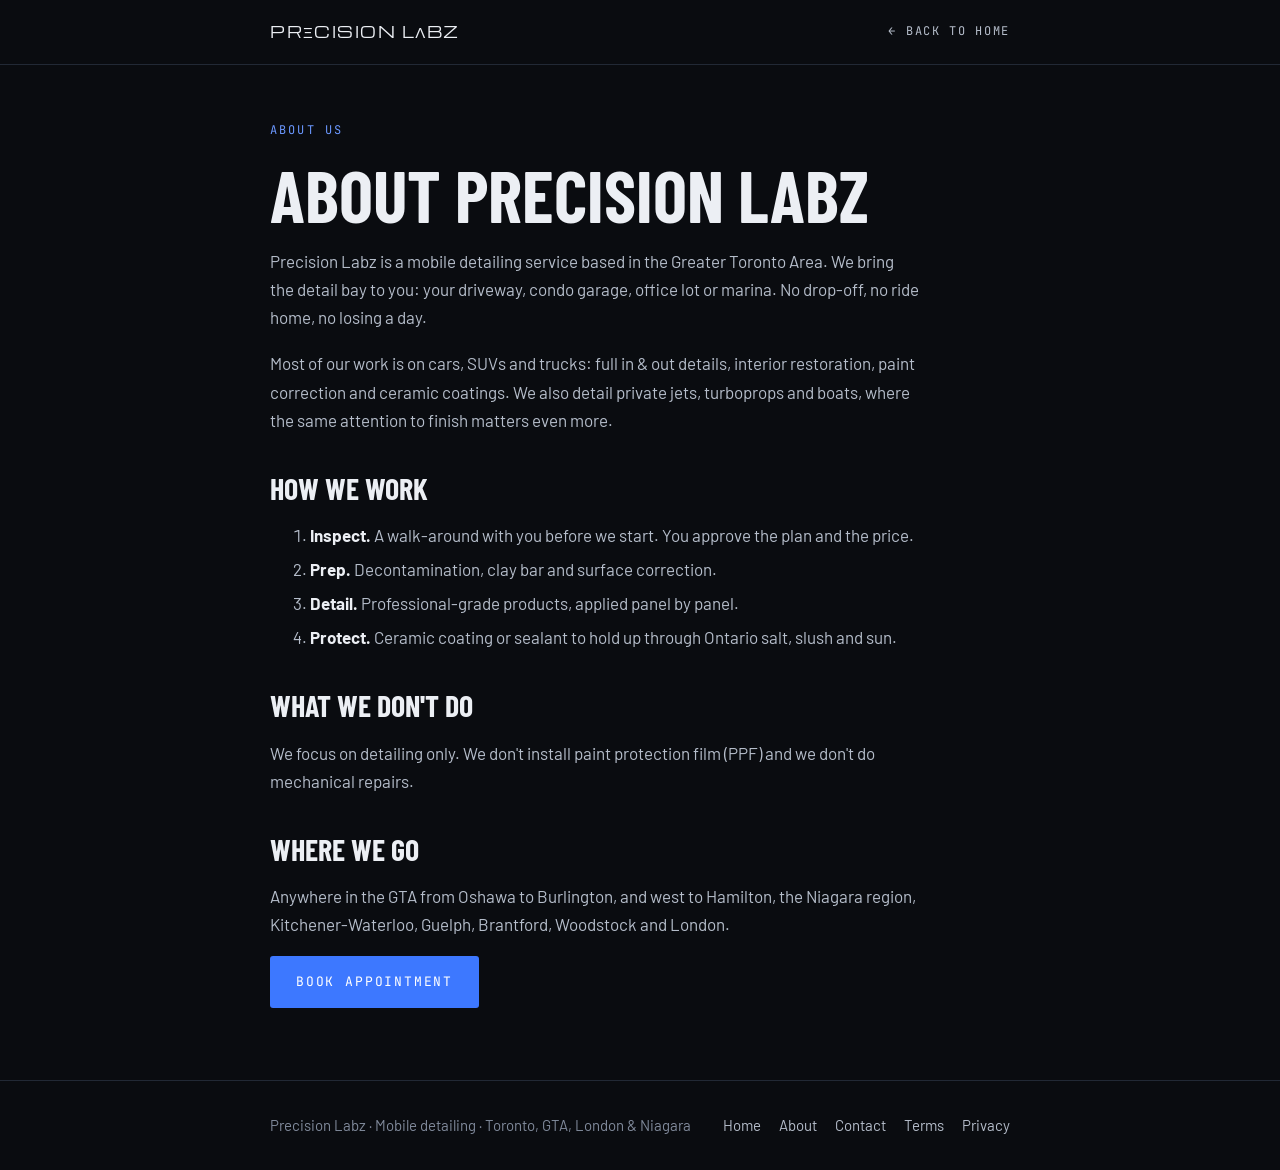
<file: about.html>
<!doctype html>
<html lang="en-CA">
<head>
<meta charset="utf-8">
<meta name="viewport" content="width=device-width, initial-scale=1, viewport-fit=cover">
<title>About Precision Labz | Mobile Detailing in Toronto & GTA</title>
<meta name="description" content="Precision Labz is a mobile detailing service for cars, aircraft and boats across the Greater Toronto Area, London and Niagara.">
<link rel="canonical" href="https://precisionlabz.ca/about.html">
<meta name="robots" content="index, follow">
<meta name="theme-color" content="#0A0C10">
<link rel="icon" href="logo.svg" type="image/svg+xml">
<meta property="og:type" content="website">
<meta property="og:site_name" content="Precision Labz">
<meta property="og:title" content="About Precision Labz | Mobile Detailing in Toronto & GTA">
<meta property="og:description" content="Precision Labz is a mobile detailing service for cars, aircraft and boats across the Greater Toronto Area, London and Niagara.">
<meta property="og:url" content="https://precisionlabz.ca/about.html">
<link rel="preconnect" href="https://fonts.googleapis.com">
<link rel="preconnect" href="https://fonts.gstatic.com" crossorigin>
<link rel="stylesheet" href="https://fonts.googleapis.com/css2?family=Barlow+Condensed:wght@700&family=Barlow:wght@400;500&family=JetBrains+Mono:wght@400&family=Michroma&display=swap">
<link rel="stylesheet" href="pages.css">
<script type="application/ld+json">
{
 "@context": "https://schema.org",
 "@type": "AboutPage",
 "@id": "https://precisionlabz.ca/about.html#webpage",
 "url": "https://precisionlabz.ca/about.html",
 "name": "About Precision Labz | Mobile Detailing in Toronto & GTA",
 "description": "Precision Labz is a mobile detailing service for cars, aircraft and boats across the Greater Toronto Area, London and Niagara.",
 "inLanguage": "en-CA",
 "isPartOf": {
  "@id": "https://precisionlabz.ca/#website"
 },
 "about": {
  "@id": "https://precisionlabz.ca/#business"
 },
 "breadcrumb": {
  "@type": "BreadcrumbList",
  "itemListElement": [
   {
    "@type": "ListItem",
    "position": 1,
    "name": "Home",
    "item": "https://precisionlabz.ca/"
   },
   {
    "@type": "ListItem",
    "position": 2,
    "name": "About Precision Labz",
    "item": "https://precisionlabz.ca/about.html"
   }
  ]
 }
}
</script>
</head>
<body>
<header><div class="wrap"><a class="mark" href="./">PRΞCISION LΛBZ</a><a class="back" href="./">← Back to home</a></div></header>
<main><div class="wrap">
<p class="eyebrow">About us</p>
<h1>About Precision Labz</h1>
<p>Precision Labz is a mobile detailing service based in the Greater Toronto Area. We bring the detail bay to you: your driveway, condo garage, office lot or marina. No drop-off, no ride home, no losing a day.</p>
<p>Most of our work is on cars, SUVs and trucks: full in &amp; out details, interior restoration, paint correction and ceramic coatings. We also detail private jets, turboprops and boats, where the same attention to finish matters even more.</p>
<h2>How we work</h2>
<ol>
<li><strong>Inspect.</strong> A walk-around with you before we start. You approve the plan and the price.</li>
<li><strong>Prep.</strong> Decontamination, clay bar and surface correction.</li>
<li><strong>Detail.</strong> Professional-grade products, applied panel by panel.</li>
<li><strong>Protect.</strong> Ceramic coating or sealant to hold up through Ontario salt, slush and sun.</li>
</ol>
<h2>What we don't do</h2>
<p>We focus on detailing only. We don't install paint protection film (PPF) and we don't do mechanical repairs.</p>
<h2>Where we go</h2>
<p>Anywhere in the GTA from Oshawa to Burlington, and west to Hamilton, the Niagara region, Kitchener-Waterloo, Guelph, Brantford, Woodstock and London.</p>
<a class="btn" href="./#book">Book appointment</a>
</div></main>
<footer><div class="wrap"><span>Precision Labz · Mobile detailing · Toronto, GTA, London &amp; Niagara</span>
<nav aria-label="Footer"><a href="./">Home</a><a href="about.html">About</a><a href="contact.html">Contact</a><a href="terms.html">Terms</a><a href="privacy.html">Privacy</a></nav></div></footer>
</body>
</html>
</file>
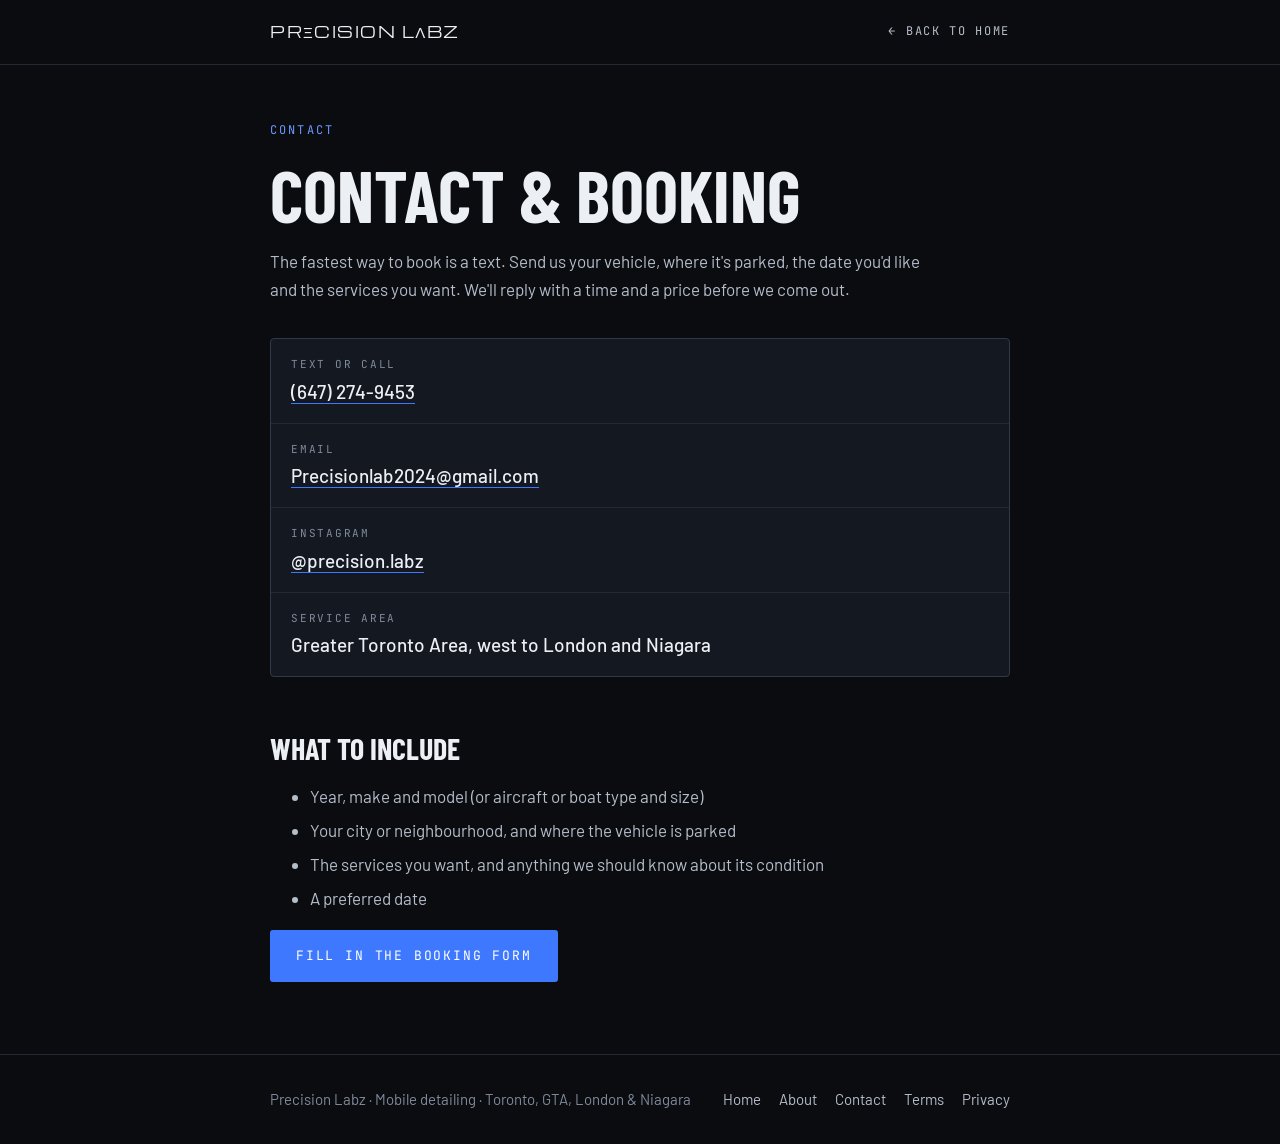
<file: contact.html>
<!doctype html>
<html lang="en-CA">
<head>
<meta charset="utf-8">
<meta name="viewport" content="width=device-width, initial-scale=1, viewport-fit=cover">
<title>Contact Precision Labz | Book Mobile Detailing</title>
<meta name="description" content="Text (647) 274-9453 or email Precisionlab2024@gmail.com to book mobile car, aircraft or boat detailing in Toronto, the GTA, London and Niagara.">
<link rel="canonical" href="https://precisionlabz.ca/contact.html">
<meta name="robots" content="index, follow">
<meta name="theme-color" content="#0A0C10">
<link rel="icon" href="logo.svg" type="image/svg+xml">
<meta property="og:type" content="website">
<meta property="og:site_name" content="Precision Labz">
<meta property="og:title" content="Contact Precision Labz | Book Mobile Detailing">
<meta property="og:description" content="Text (647) 274-9453 or email Precisionlab2024@gmail.com to book mobile car, aircraft or boat detailing in Toronto, the GTA, London and Niagara.">
<meta property="og:url" content="https://precisionlabz.ca/contact.html">
<link rel="preconnect" href="https://fonts.googleapis.com">
<link rel="preconnect" href="https://fonts.gstatic.com" crossorigin>
<link rel="stylesheet" href="https://fonts.googleapis.com/css2?family=Barlow+Condensed:wght@700&family=Barlow:wght@400;500&family=JetBrains+Mono:wght@400&family=Michroma&display=swap">
<link rel="stylesheet" href="pages.css">
<script type="application/ld+json">
{
 "@context": "https://schema.org",
 "@type": "ContactPage",
 "@id": "https://precisionlabz.ca/contact.html#webpage",
 "url": "https://precisionlabz.ca/contact.html",
 "name": "Contact Precision Labz | Book Mobile Detailing",
 "description": "Text (647) 274-9453 or email Precisionlab2024@gmail.com to book mobile car, aircraft or boat detailing in Toronto, the GTA, London and Niagara.",
 "inLanguage": "en-CA",
 "isPartOf": {
  "@id": "https://precisionlabz.ca/#website"
 },
 "about": {
  "@id": "https://precisionlabz.ca/#business"
 },
 "breadcrumb": {
  "@type": "BreadcrumbList",
  "itemListElement": [
   {
    "@type": "ListItem",
    "position": 1,
    "name": "Home",
    "item": "https://precisionlabz.ca/"
   },
   {
    "@type": "ListItem",
    "position": 2,
    "name": "Contact &amp; booking",
    "item": "https://precisionlabz.ca/contact.html"
   }
  ]
 }
}
</script>
</head>
<body>
<header><div class="wrap"><a class="mark" href="./">PRΞCISION LΛBZ</a><a class="back" href="./">← Back to home</a></div></header>
<main><div class="wrap">
<p class="eyebrow">Contact</p>
<h1>Contact &amp; booking</h1>
<p>The fastest way to book is a text. Send us your vehicle, where it's parked, the date you'd like and the services you want. We'll reply with a time and a price before we come out.</p>
<dl class="card">
  <div><dt>Text or call</dt><dd><a href="sms:+16472749453">(647) 274-9453</a></dd></div>
  <div><dt>Email</dt><dd><a href="mailto:Precisionlab2024@gmail.com">Precisionlab2024@gmail.com</a></dd></div>
  <div><dt>Instagram</dt><dd><a href="https://www.instagram.com/precision.labz/" target="_blank" rel="noopener me">@precision.labz</a></dd></div>
  <div><dt>Service area</dt><dd>Greater Toronto Area, west to London and Niagara</dd></div>
</dl>
<h2>What to include</h2>
<ul>
<li>Year, make and model (or aircraft or boat type and size)</li>
<li>Your city or neighbourhood, and where the vehicle is parked</li>
<li>The services you want, and anything we should know about its condition</li>
<li>A preferred date</li>
</ul>
<a class="btn" href="./#book">Fill in the booking form</a>
</div></main>
<footer><div class="wrap"><span>Precision Labz · Mobile detailing · Toronto, GTA, London &amp; Niagara</span>
<nav aria-label="Footer"><a href="./">Home</a><a href="about.html">About</a><a href="contact.html">Contact</a><a href="terms.html">Terms</a><a href="privacy.html">Privacy</a></nav></div></footer>
</body>
</html>
</file>
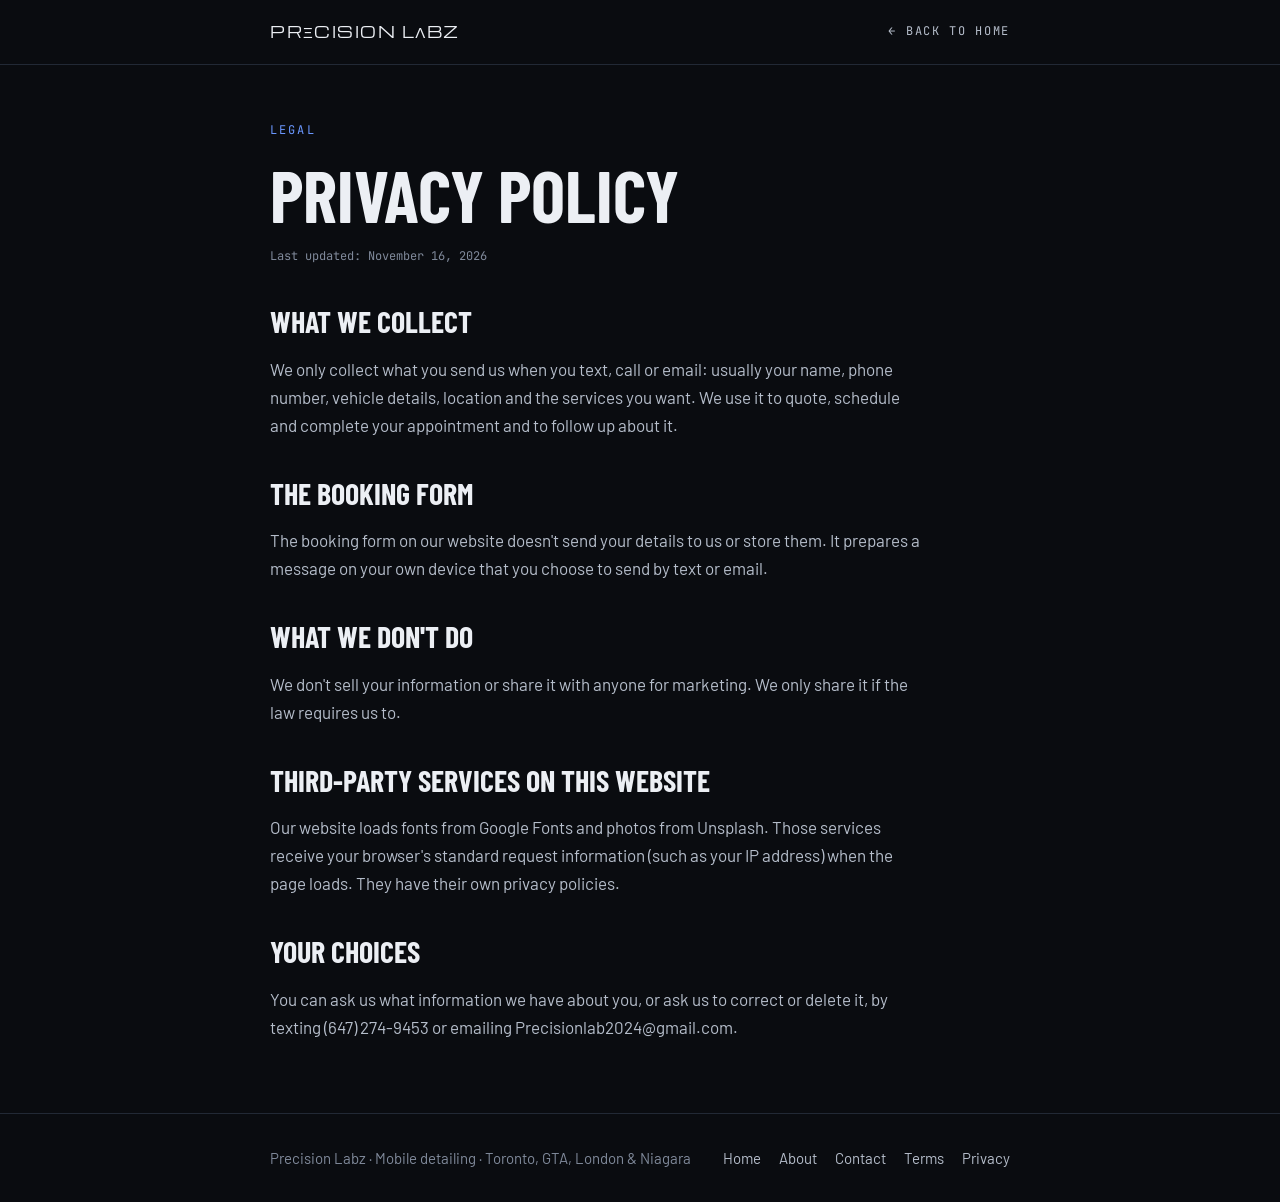
<file: privacy.html>
<!doctype html>
<html lang="en-CA">
<head>
<meta charset="utf-8">
<meta name="viewport" content="width=device-width, initial-scale=1, viewport-fit=cover">
<title>Privacy Policy | Precision Labz</title>
<meta name="description" content="How Precision Labz handles the information you share when you contact us or book an appointment.">
<link rel="canonical" href="https://precisionlabz.ca/privacy.html">
<meta name="robots" content="index, follow">
<meta name="theme-color" content="#0A0C10">
<link rel="icon" href="logo.svg" type="image/svg+xml">
<meta property="og:type" content="website">
<meta property="og:site_name" content="Precision Labz">
<meta property="og:title" content="Privacy Policy | Precision Labz">
<meta property="og:description" content="How Precision Labz handles the information you share when you contact us or book an appointment.">
<meta property="og:url" content="https://precisionlabz.ca/privacy.html">
<link rel="preconnect" href="https://fonts.googleapis.com">
<link rel="preconnect" href="https://fonts.gstatic.com" crossorigin>
<link rel="stylesheet" href="https://fonts.googleapis.com/css2?family=Barlow+Condensed:wght@700&family=Barlow:wght@400;500&family=JetBrains+Mono:wght@400&family=Michroma&display=swap">
<link rel="stylesheet" href="pages.css">
<script type="application/ld+json">
{
 "@context": "https://schema.org",
 "@type": "WebPage",
 "@id": "https://precisionlabz.ca/privacy.html#webpage",
 "url": "https://precisionlabz.ca/privacy.html",
 "name": "Privacy Policy | Precision Labz",
 "description": "How Precision Labz handles the information you share when you contact us or book an appointment.",
 "inLanguage": "en-CA",
 "isPartOf": {
  "@id": "https://precisionlabz.ca/#website"
 },
 "about": {
  "@id": "https://precisionlabz.ca/#business"
 },
 "breadcrumb": {
  "@type": "BreadcrumbList",
  "itemListElement": [
   {
    "@type": "ListItem",
    "position": 1,
    "name": "Home",
    "item": "https://precisionlabz.ca/"
   },
   {
    "@type": "ListItem",
    "position": 2,
    "name": "Privacy policy",
    "item": "https://precisionlabz.ca/privacy.html"
   }
  ]
 }
}
</script>
</head>
<body>
<header><div class="wrap"><a class="mark" href="./">PRΞCISION LΛBZ</a><a class="back" href="./">← Back to home</a></div></header>
<main><div class="wrap">
<p class="eyebrow">Legal</p>
<h1>Privacy policy</h1>
<p class="updated">Last updated: November 16, 2026</p>
<h2>What we collect</h2>
<p>We only collect what you send us when you text, call or email: usually your name, phone number, vehicle details, location and the services you want. We use it to quote, schedule and complete your appointment and to follow up about it.</p>
<h2>The booking form</h2>
<p>The booking form on our website doesn't send your details to us or store them. It prepares a message on your own device that you choose to send by text or email.</p>
<h2>What we don't do</h2>
<p>We don't sell your information or share it with anyone for marketing. We only share it if the law requires us to.</p>
<h2>Third-party services on this website</h2>
<p>Our website loads fonts from Google Fonts and photos from Unsplash. Those services receive your browser's standard request information (such as your IP address) when the page loads. They have their own privacy policies.</p>
<h2>Your choices</h2>
<p>You can ask us what information we have about you, or ask us to correct or delete it, by texting (647) 274-9453 or emailing Precisionlab2024@gmail.com.</p>
</div></main>
<footer><div class="wrap"><span>Precision Labz · Mobile detailing · Toronto, GTA, London &amp; Niagara</span>
<nav aria-label="Footer"><a href="./">Home</a><a href="about.html">About</a><a href="contact.html">Contact</a><a href="terms.html">Terms</a><a href="privacy.html">Privacy</a></nav></div></footer>
</body>
</html>
</file>
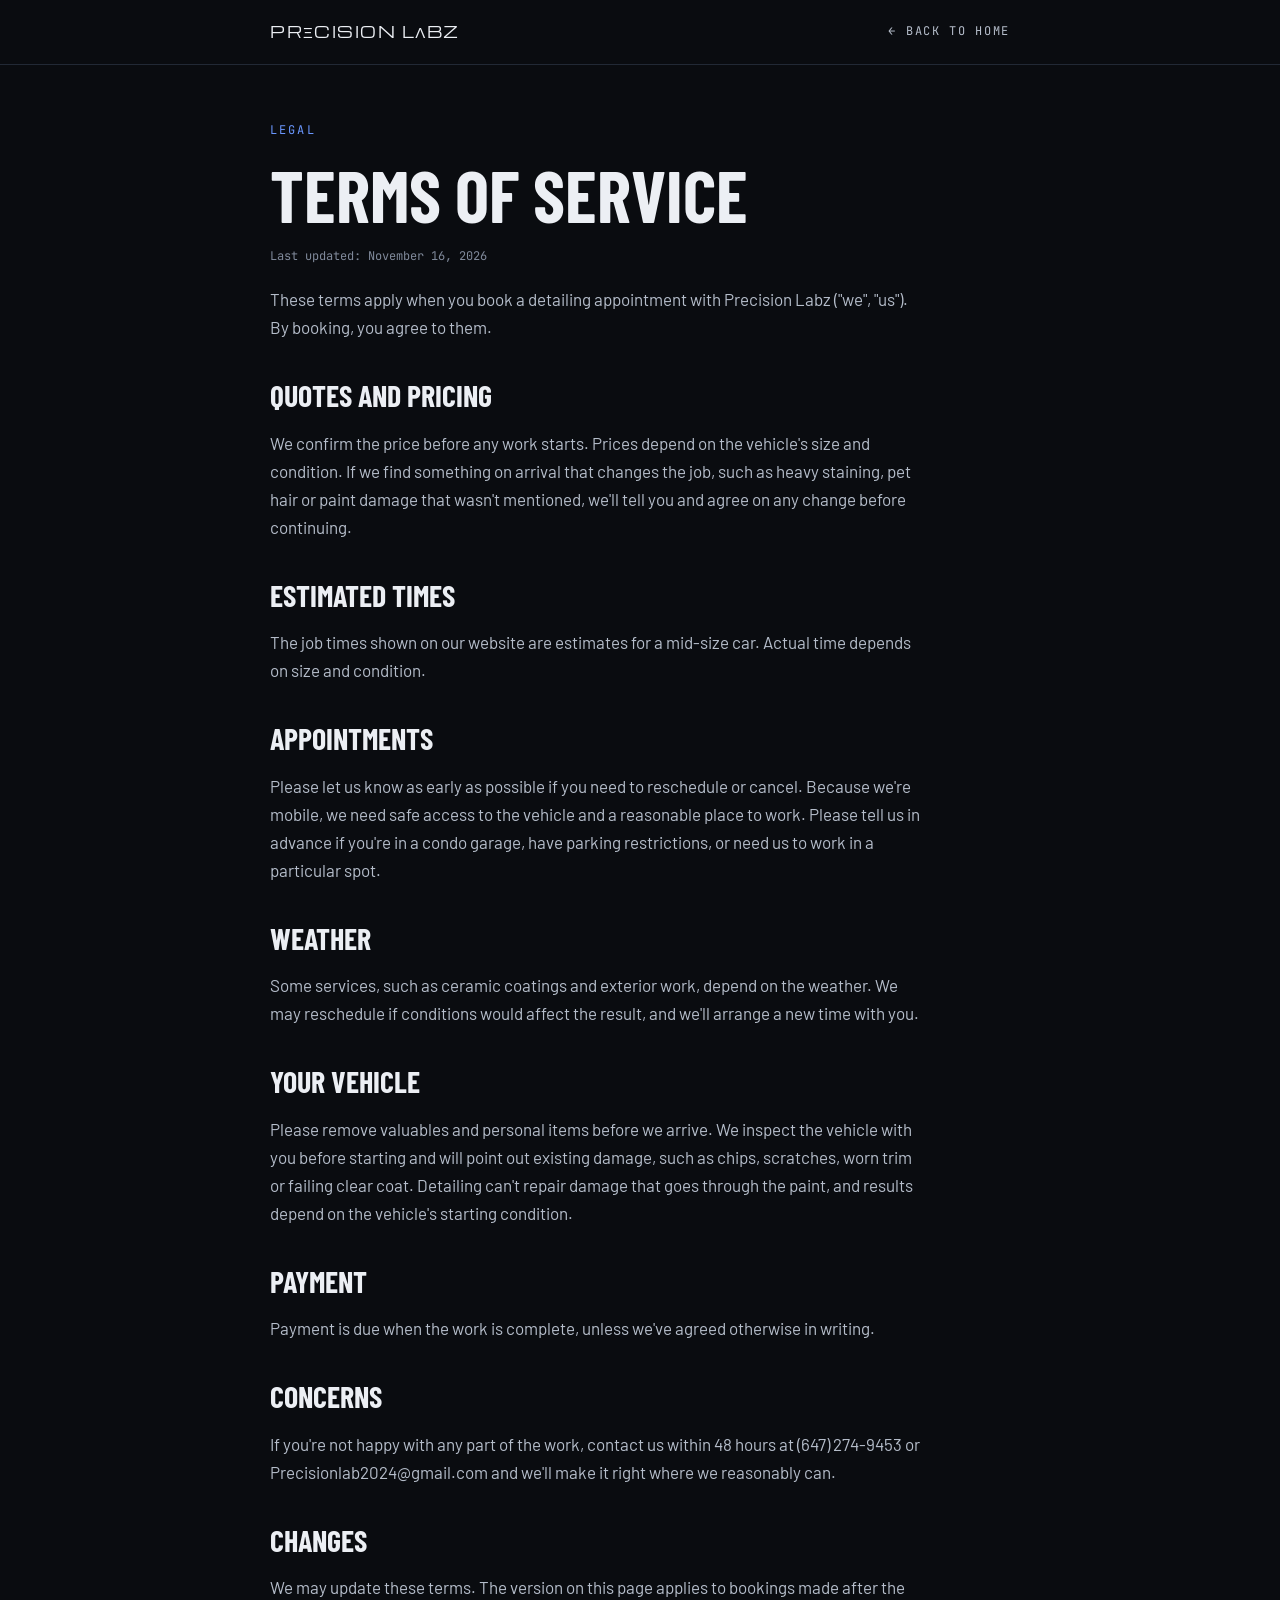
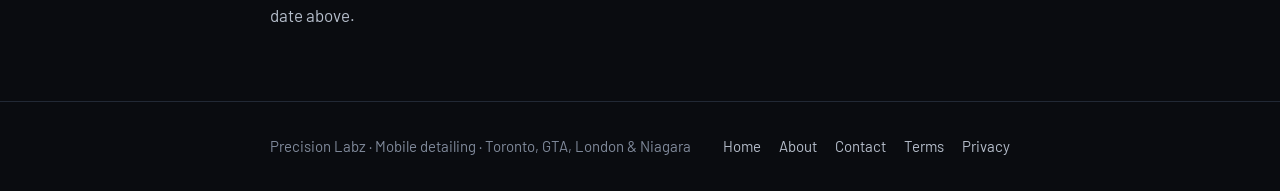
<file: terms.html>
<!doctype html>
<html lang="en-CA">
<head>
<meta charset="utf-8">
<meta name="viewport" content="width=device-width, initial-scale=1, viewport-fit=cover">
<title>Terms of Service | Precision Labz</title>
<meta name="description" content="Terms that apply when you book a mobile detailing appointment with Precision Labz.">
<link rel="canonical" href="https://precisionlabz.ca/terms.html">
<meta name="robots" content="index, follow">
<meta name="theme-color" content="#0A0C10">
<link rel="icon" href="logo.svg" type="image/svg+xml">
<meta property="og:type" content="website">
<meta property="og:site_name" content="Precision Labz">
<meta property="og:title" content="Terms of Service | Precision Labz">
<meta property="og:description" content="Terms that apply when you book a mobile detailing appointment with Precision Labz.">
<meta property="og:url" content="https://precisionlabz.ca/terms.html">
<link rel="preconnect" href="https://fonts.googleapis.com">
<link rel="preconnect" href="https://fonts.gstatic.com" crossorigin>
<link rel="stylesheet" href="https://fonts.googleapis.com/css2?family=Barlow+Condensed:wght@700&family=Barlow:wght@400;500&family=JetBrains+Mono:wght@400&family=Michroma&display=swap">
<link rel="stylesheet" href="pages.css">
<script type="application/ld+json">
{
 "@context": "https://schema.org",
 "@type": "WebPage",
 "@id": "https://precisionlabz.ca/terms.html#webpage",
 "url": "https://precisionlabz.ca/terms.html",
 "name": "Terms of Service | Precision Labz",
 "description": "Terms that apply when you book a mobile detailing appointment with Precision Labz.",
 "inLanguage": "en-CA",
 "isPartOf": {
  "@id": "https://precisionlabz.ca/#website"
 },
 "about": {
  "@id": "https://precisionlabz.ca/#business"
 },
 "breadcrumb": {
  "@type": "BreadcrumbList",
  "itemListElement": [
   {
    "@type": "ListItem",
    "position": 1,
    "name": "Home",
    "item": "https://precisionlabz.ca/"
   },
   {
    "@type": "ListItem",
    "position": 2,
    "name": "Terms of service",
    "item": "https://precisionlabz.ca/terms.html"
   }
  ]
 }
}
</script>
</head>
<body>
<header><div class="wrap"><a class="mark" href="./">PRΞCISION LΛBZ</a><a class="back" href="./">← Back to home</a></div></header>
<main><div class="wrap">
<p class="eyebrow">Legal</p>
<h1>Terms of service</h1>
<p class="updated">Last updated: November 16, 2026</p>
<p>These terms apply when you book a detailing appointment with Precision Labz ("we", "us"). By booking, you agree to them.</p>
<h2>Quotes and pricing</h2>
<p>We confirm the price before any work starts. Prices depend on the vehicle's size and condition. If we find something on arrival that changes the job, such as heavy staining, pet hair or paint damage that wasn't mentioned, we'll tell you and agree on any change before continuing.</p>
<h2>Estimated times</h2>
<p>The job times shown on our website are estimates for a mid-size car. Actual time depends on size and condition.</p>
<h2>Appointments</h2>
<p>Please let us know as early as possible if you need to reschedule or cancel. Because we're mobile, we need safe access to the vehicle and a reasonable place to work. Please tell us in advance if you're in a condo garage, have parking restrictions, or need us to work in a particular spot.</p>
<h2>Weather</h2>
<p>Some services, such as ceramic coatings and exterior work, depend on the weather. We may reschedule if conditions would affect the result, and we'll arrange a new time with you.</p>
<h2>Your vehicle</h2>
<p>Please remove valuables and personal items before we arrive. We inspect the vehicle with you before starting and will point out existing damage, such as chips, scratches, worn trim or failing clear coat. Detailing can't repair damage that goes through the paint, and results depend on the vehicle's starting condition.</p>
<h2>Payment</h2>
<p>Payment is due when the work is complete, unless we've agreed otherwise in writing.</p>
<h2>Concerns</h2>
<p>If you're not happy with any part of the work, contact us within 48 hours at (647) 274-9453 or Precisionlab2024@gmail.com and we'll make it right where we reasonably can.</p>
<h2>Changes</h2>
<p>We may update these terms. The version on this page applies to bookings made after the date above.</p>
</div></main>
<footer><div class="wrap"><span>Precision Labz · Mobile detailing · Toronto, GTA, London &amp; Niagara</span>
<nav aria-label="Footer"><a href="./">Home</a><a href="about.html">About</a><a href="contact.html">Contact</a><a href="terms.html">Terms</a><a href="privacy.html">Privacy</a></nav></div></footer>
</body>
</html>
</file>
<file: pages.css>
:root{--ink:#0A0C10;--panel:#141820;--line:#222935;--line-2:#303949;--fg:#ECEFF4;--fg-2:#B5BDCA;--muted:#808A9B;--accent:#3D78FF;--accent-hi:#6B98FF;
--f-display:"Barlow Condensed","Arial Narrow","Helvetica Neue",sans-serif;--f-body:"Barlow",system-ui,-apple-system,"Segoe UI",sans-serif;--f-mono:"JetBrains Mono",ui-monospace,Menlo,monospace;--f-mark:"Michroma","Barlow",sans-serif;color-scheme:dark}
*{box-sizing:border-box}
html{background:var(--ink)}
body{margin:0;background:var(--ink);color:var(--fg);font-family:var(--f-body);font-size:17px;line-height:1.65;-webkit-font-smoothing:antialiased}
a{color:var(--accent-hi)}
.wrap{max-width:780px;margin:0 auto;padding-left:max(20px,env(safe-area-inset-left,0px));padding-right:max(20px,env(safe-area-inset-right,0px))}
header{border-bottom:1px solid var(--line)}
header .wrap{display:flex;align-items:center;justify-content:space-between;gap:16px;min-height:64px;flex-wrap:wrap}
.mark{font-family:var(--f-mark);font-size:15px;letter-spacing:.1em;text-decoration:none;color:var(--fg)}
.back{font-family:var(--f-mono);font-size:12px;letter-spacing:.14em;text-transform:uppercase;text-decoration:none;color:var(--fg-2)}
main .wrap{padding-block:56px 72px;display:grid;gap:18px}
.eyebrow{font-family:var(--f-mono);font-size:12px;letter-spacing:.18em;text-transform:uppercase;color:var(--accent-hi);margin:0}
h1,h2{font-family:var(--f-display);font-weight:700;text-transform:uppercase;line-height:.98;margin:0;text-wrap:balance}
h1{font-size:clamp(44px,8vw,72px)}
h2{font-size:30px;margin-top:22px}
p,ul,ol{margin:0;color:var(--fg-2);max-width:65ch}
li+li{margin-top:6px}
strong{color:var(--fg)}
.card{display:grid;gap:0;border:1px solid var(--line-2);border-radius:4px;background:var(--panel)}
.card>div{display:grid;gap:2px;padding:16px 20px;border-bottom:1px solid var(--line)}
.card>div:last-child{border-bottom:0}
.card dt{font-family:var(--f-mono);font-size:11px;letter-spacing:.16em;text-transform:uppercase;color:var(--muted)}
.card dd{margin:0;font-size:19px;font-weight:500;color:var(--fg);overflow-wrap:anywhere}
.card dd a{color:var(--fg);text-decoration:none;border-bottom:1px solid var(--accent)}
.btn{display:inline-flex;align-items:center;justify-content:center;min-height:52px;padding:0 26px;border-radius:3px;background:var(--accent);color:#fff;font-family:var(--f-mono);font-size:13px;letter-spacing:.14em;text-transform:uppercase;text-decoration:none;justify-self:start}
.updated{font-family:var(--f-mono);font-size:12px;color:var(--muted)}
footer{border-top:1px solid var(--line)}
footer .wrap{padding-block:32px;display:flex;flex-wrap:wrap;gap:18px 24px;justify-content:space-between;color:var(--muted);font-size:15px}
footer nav{display:flex;flex-wrap:wrap;gap:18px}
footer a{color:var(--fg-2);text-decoration:none}
:focus-visible{outline:2px solid var(--accent-hi);outline-offset:3px}
</file>
